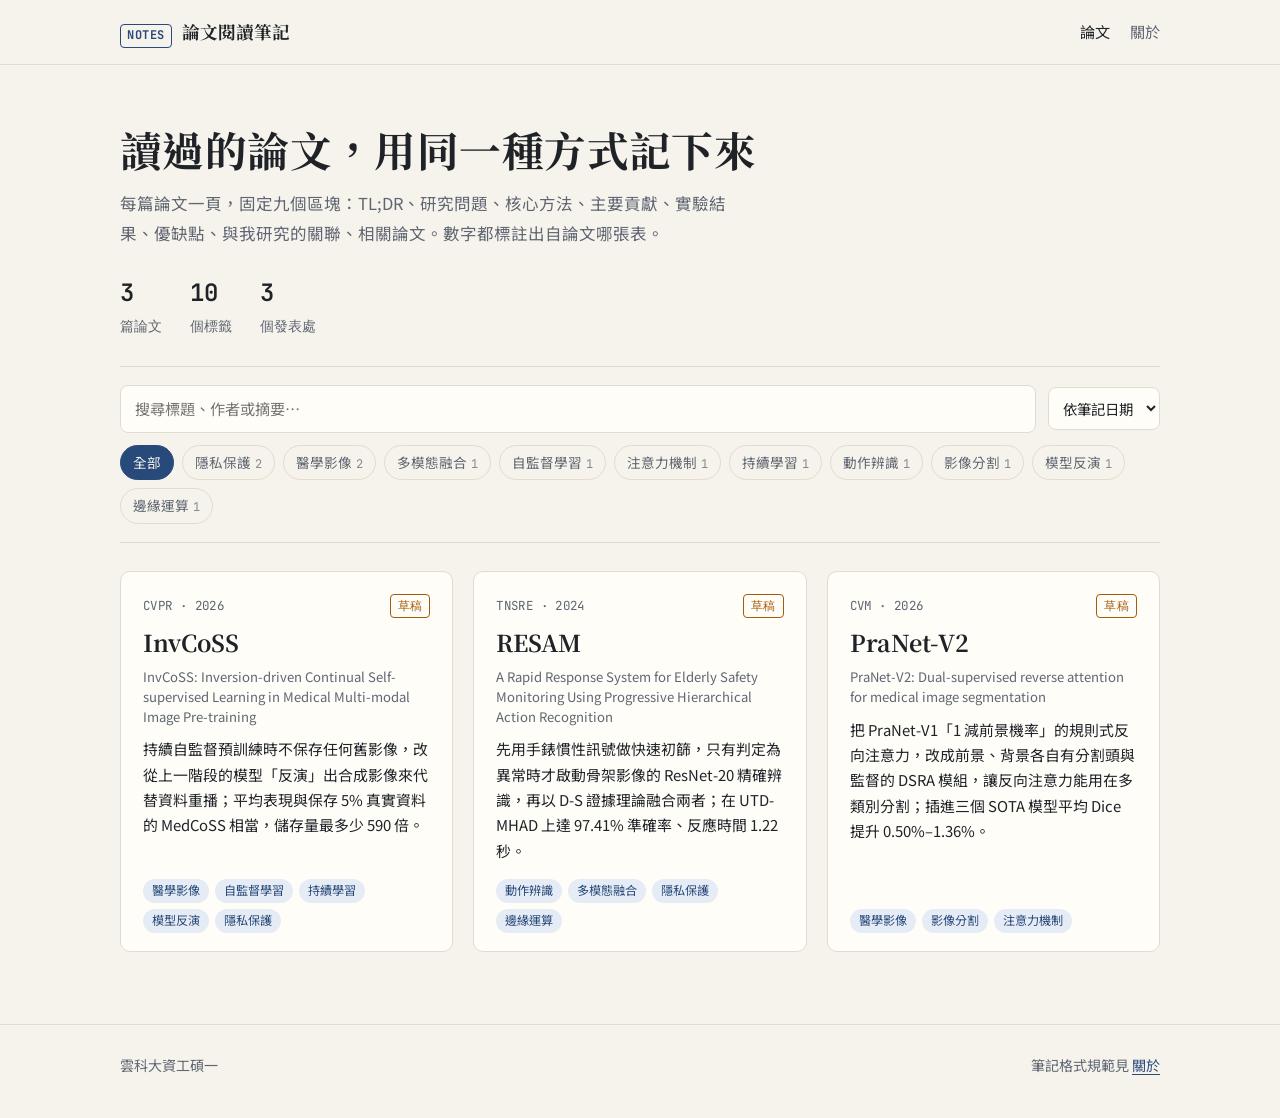
<file: index.html>
<!doctype html>
<html lang="zh-Hant">
<head>
  <meta charset="utf-8">
  <meta name="viewport" content="width=device-width, initial-scale=1">
  <title>論文閱讀筆記</title>
  <meta name="description" content="個人論文閱讀筆記：每篇論文用同一套格式整理問題、方法、實驗與心得。">
  <link rel="preconnect" href="https://fonts.googleapis.com">
  <link rel="preconnect" href="https://fonts.gstatic.com" crossorigin>
  <link href="https://fonts.googleapis.com/css2?family=JetBrains+Mono:wght@400;500;600&family=Noto+Sans+TC:wght@400;500;700&family=Noto+Serif+TC:wght@600;700&display=swap" rel="stylesheet">
  <link rel="stylesheet" href="assets/css/style.css">
</head>
<body>
  <header class="site-header">
    <div class="wrap">
      <a class="brand" href="index.html"><span class="brand-mark">NOTES</span>論文閱讀筆記</a>
      <nav class="site-nav">
        <a href="index.html" aria-current="page">論文</a>
        <a href="about.html">關於</a>
      </nav>
    </div>
  </header>

  <main class="wrap">
    <section class="hero">
      <h1>讀過的論文，用同一種方式記下來</h1>
      <p>每篇論文一頁，固定九個區塊：TL;DR、研究問題、核心方法、主要貢獻、實驗結果、優缺點、與我研究的關聯、相關論文。數字都標註出自論文哪張表。</p>
      <div class="hero-stats" id="stats" aria-live="polite"></div>
    </section>

    <section class="toolbar" aria-label="篩選">
      <input class="search" id="search" type="search" placeholder="搜尋標題、作者或摘要…" aria-label="搜尋論文">
      <select class="sort" id="sort" aria-label="排序方式">
        <option value="added">依筆記日期</option>
        <option value="year">依發表年份</option>
        <option value="name">依名稱</option>
      </select>
      <div class="tag-filter" id="tag-filter" role="group" aria-label="標籤篩選"></div>
    </section>

    <section class="paper-grid" id="paper-grid" aria-live="polite"></section>
  </main>

  <footer class="site-footer">
    <div class="wrap">
      <span>雲科大資工碩一</span>
      <span>筆記格式規範見 <a href="about.html">關於</a></span>
    </div>
  </footer>

  <script src="assets/js/main.js"></script>
</body>
</html>
</file>
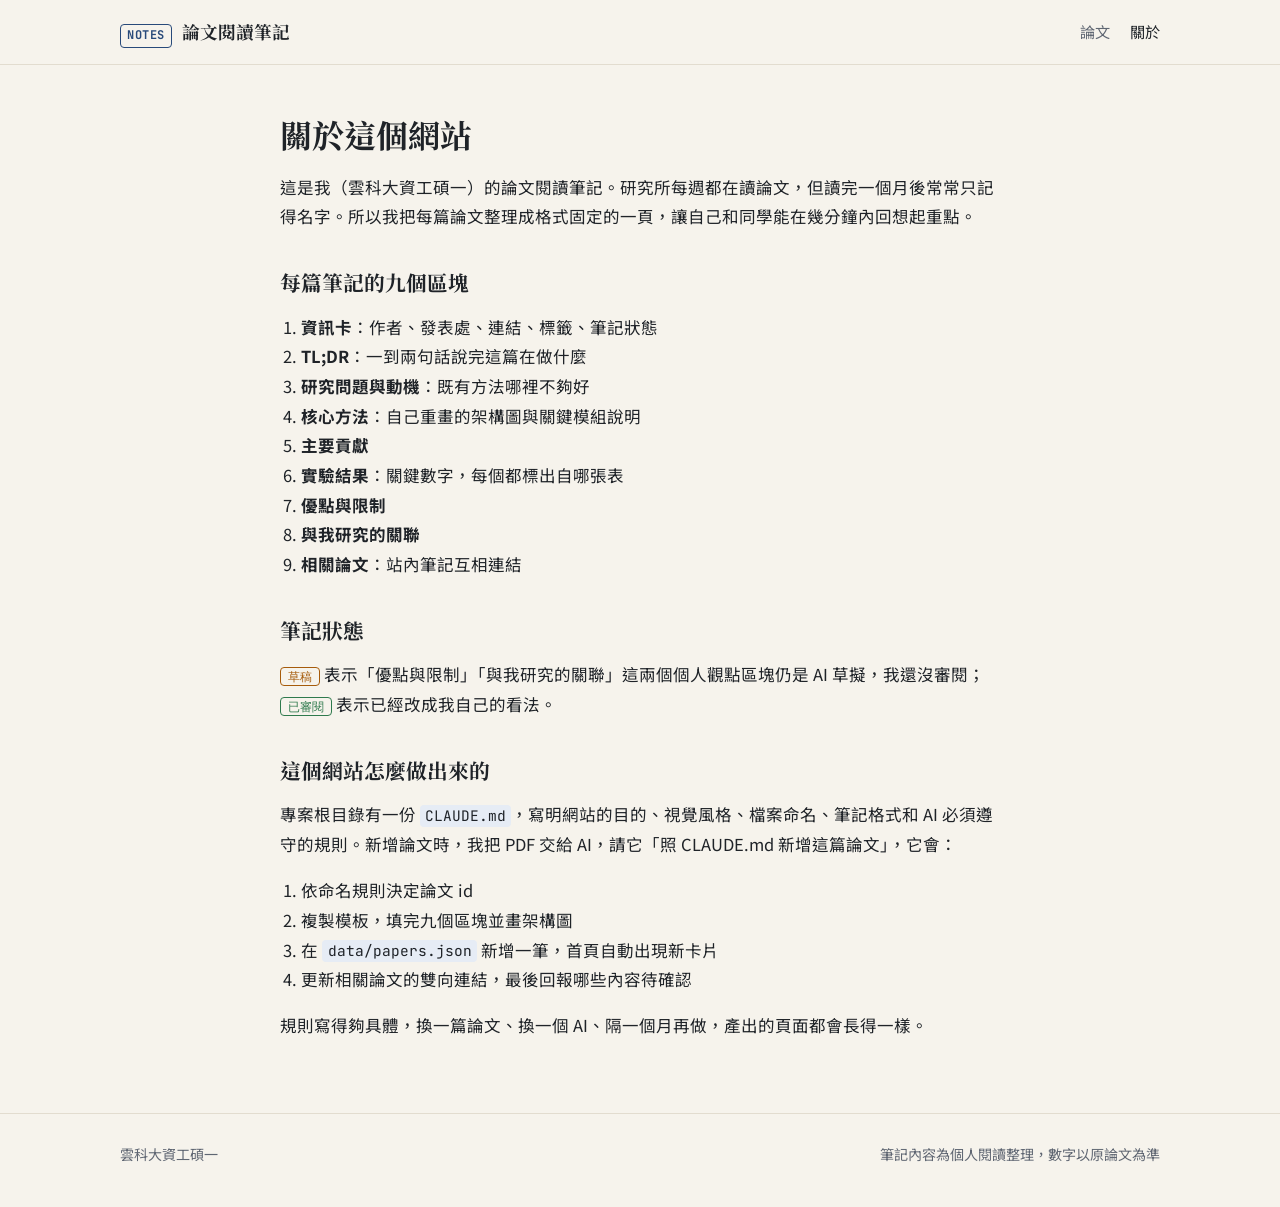
<file: about.html>
<!doctype html>
<html lang="zh-Hant">
<head>
  <meta charset="utf-8">
  <meta name="viewport" content="width=device-width, initial-scale=1">
  <title>關於｜論文閱讀筆記</title>
  <meta name="description" content="這個網站的目的、筆記格式，以及如何用 AI 依 CLAUDE.md 新增論文。">
  <link rel="preconnect" href="https://fonts.googleapis.com">
  <link rel="preconnect" href="https://fonts.gstatic.com" crossorigin>
  <link href="https://fonts.googleapis.com/css2?family=JetBrains+Mono:wght@400;500;600&family=Noto+Sans+TC:wght@400;500;700&family=Noto+Serif+TC:wght@600;700&display=swap" rel="stylesheet">
  <link rel="stylesheet" href="assets/css/style.css">
</head>
<body>
  <header class="site-header">
    <div class="wrap">
      <a class="brand" href="index.html"><span class="brand-mark">NOTES</span>論文閱讀筆記</a>
      <nav class="site-nav">
        <a href="index.html">論文</a>
        <a href="about.html" aria-current="page">關於</a>
      </nav>
    </div>
  </header>

  <main class="prose">
    <h1>關於這個網站</h1>
    <p>這是我（雲科大資工碩一）的論文閱讀筆記。研究所每週都在讀論文，但讀完一個月後常常只記得名字。所以我把每篇論文整理成格式固定的一頁，讓自己和同學能在幾分鐘內回想起重點。</p>

    <h2>每篇筆記的九個區塊</h2>
    <ol>
      <li><strong>資訊卡</strong>：作者、發表處、連結、標籤、筆記狀態</li>
      <li><strong>TL;DR</strong>：一到兩句話說完這篇在做什麼</li>
      <li><strong>研究問題與動機</strong>：既有方法哪裡不夠好</li>
      <li><strong>核心方法</strong>：自己重畫的架構圖與關鍵模組說明</li>
      <li><strong>主要貢獻</strong></li>
      <li><strong>實驗結果</strong>：關鍵數字，每個都標出自哪張表</li>
      <li><strong>優點與限制</strong></li>
      <li><strong>與我研究的關聯</strong></li>
      <li><strong>相關論文</strong>：站內筆記互相連結</li>
    </ol>

    <h2>筆記狀態</h2>
    <p><span class="status status--draft">草稿</span> 表示「優點與限制」「與我研究的關聯」這兩個個人觀點區塊仍是 AI 草擬，我還沒審閱；<span class="status status--reviewed">已審閱</span> 表示已經改成我自己的看法。</p>

    <h2>這個網站怎麼做出來的</h2>
    <p>專案根目錄有一份 <code>CLAUDE.md</code>，寫明網站的目的、視覺風格、檔案命名、筆記格式和 AI 必須遵守的規則。新增論文時，我把 PDF 交給 AI，請它「照 CLAUDE.md 新增這篇論文」，它會：</p>
    <ol>
      <li>依命名規則決定論文 id</li>
      <li>複製模板，填完九個區塊並畫架構圖</li>
      <li>在 <code>data/papers.json</code> 新增一筆，首頁自動出現新卡片</li>
      <li>更新相關論文的雙向連結，最後回報哪些內容待確認</li>
    </ol>
    <p>規則寫得夠具體，換一篇論文、換一個 AI、隔一個月再做，產出的頁面都會長得一樣。</p>
  </main>

  <footer class="site-footer">
    <div class="wrap">
      <span>雲科大資工碩一</span>
      <span>筆記內容為個人閱讀整理，數字以原論文為準</span>
    </div>
  </footer>
</body>
</html>
</file>
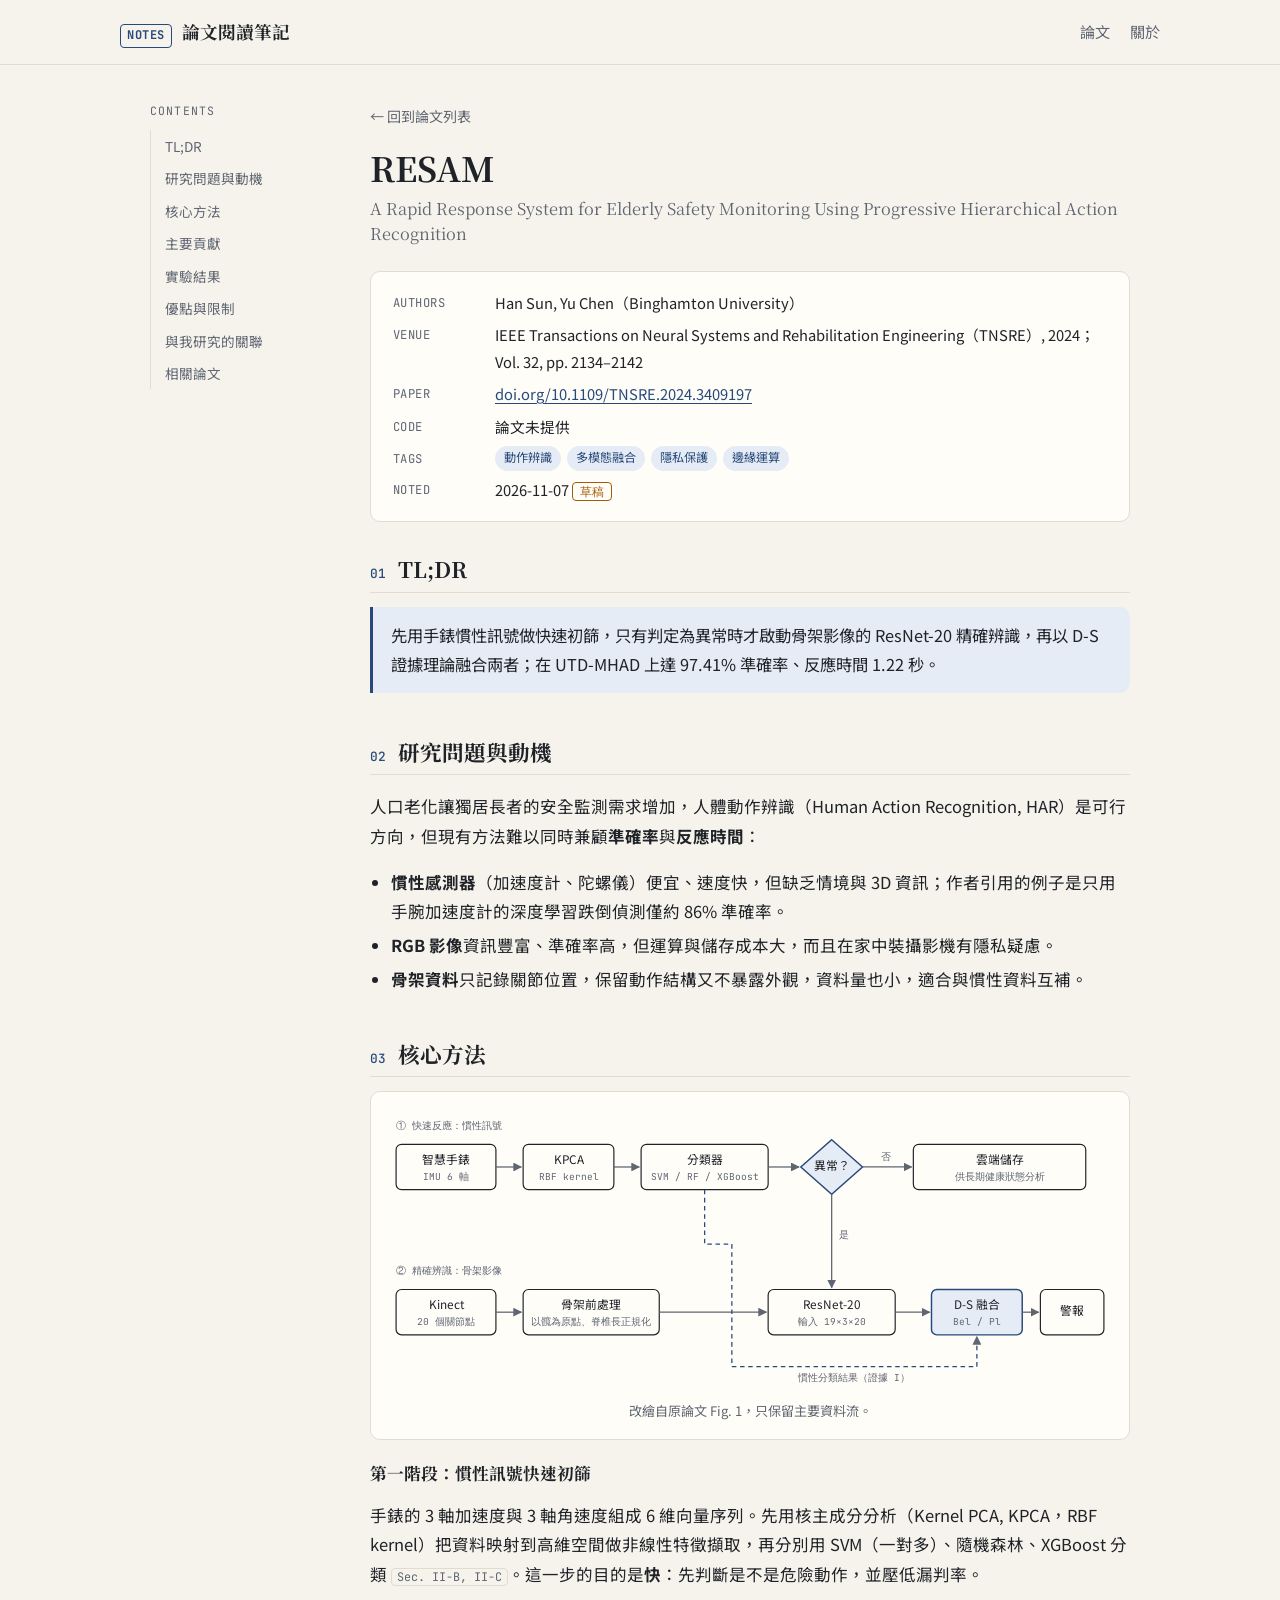
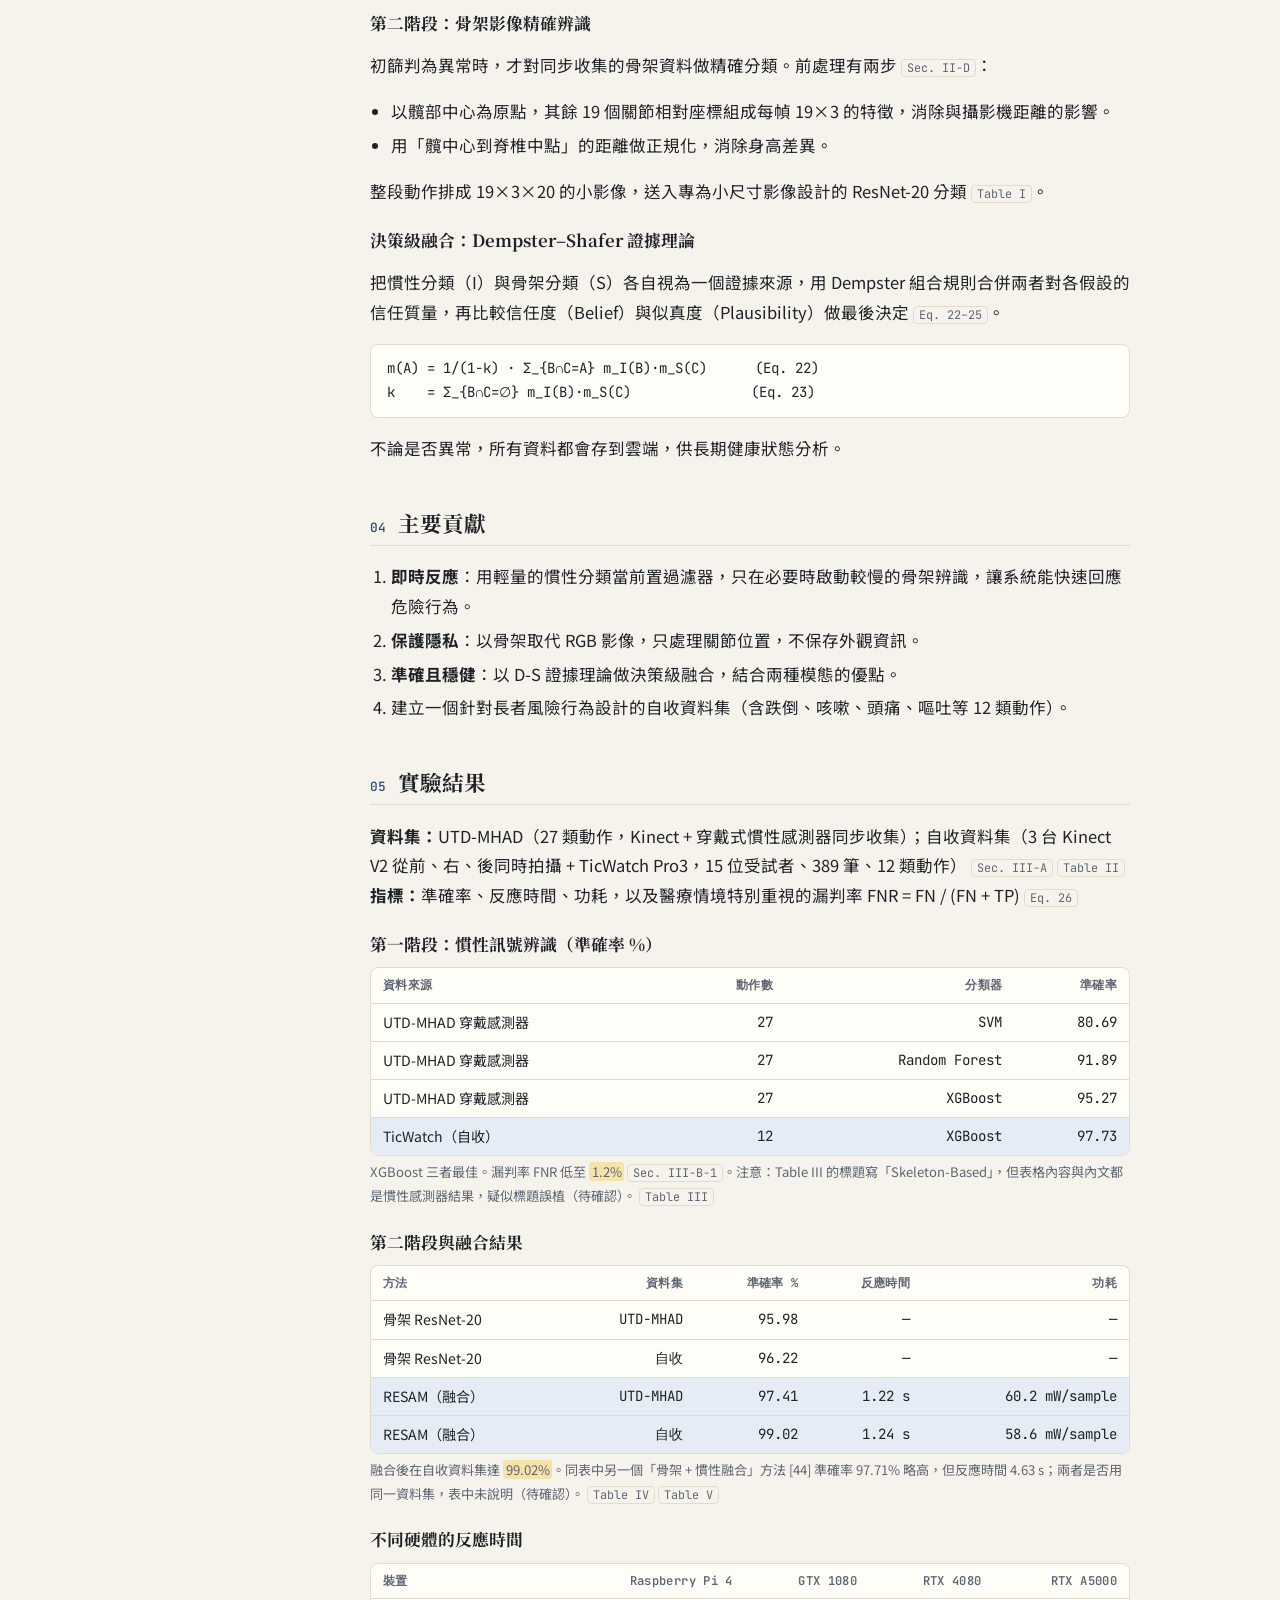
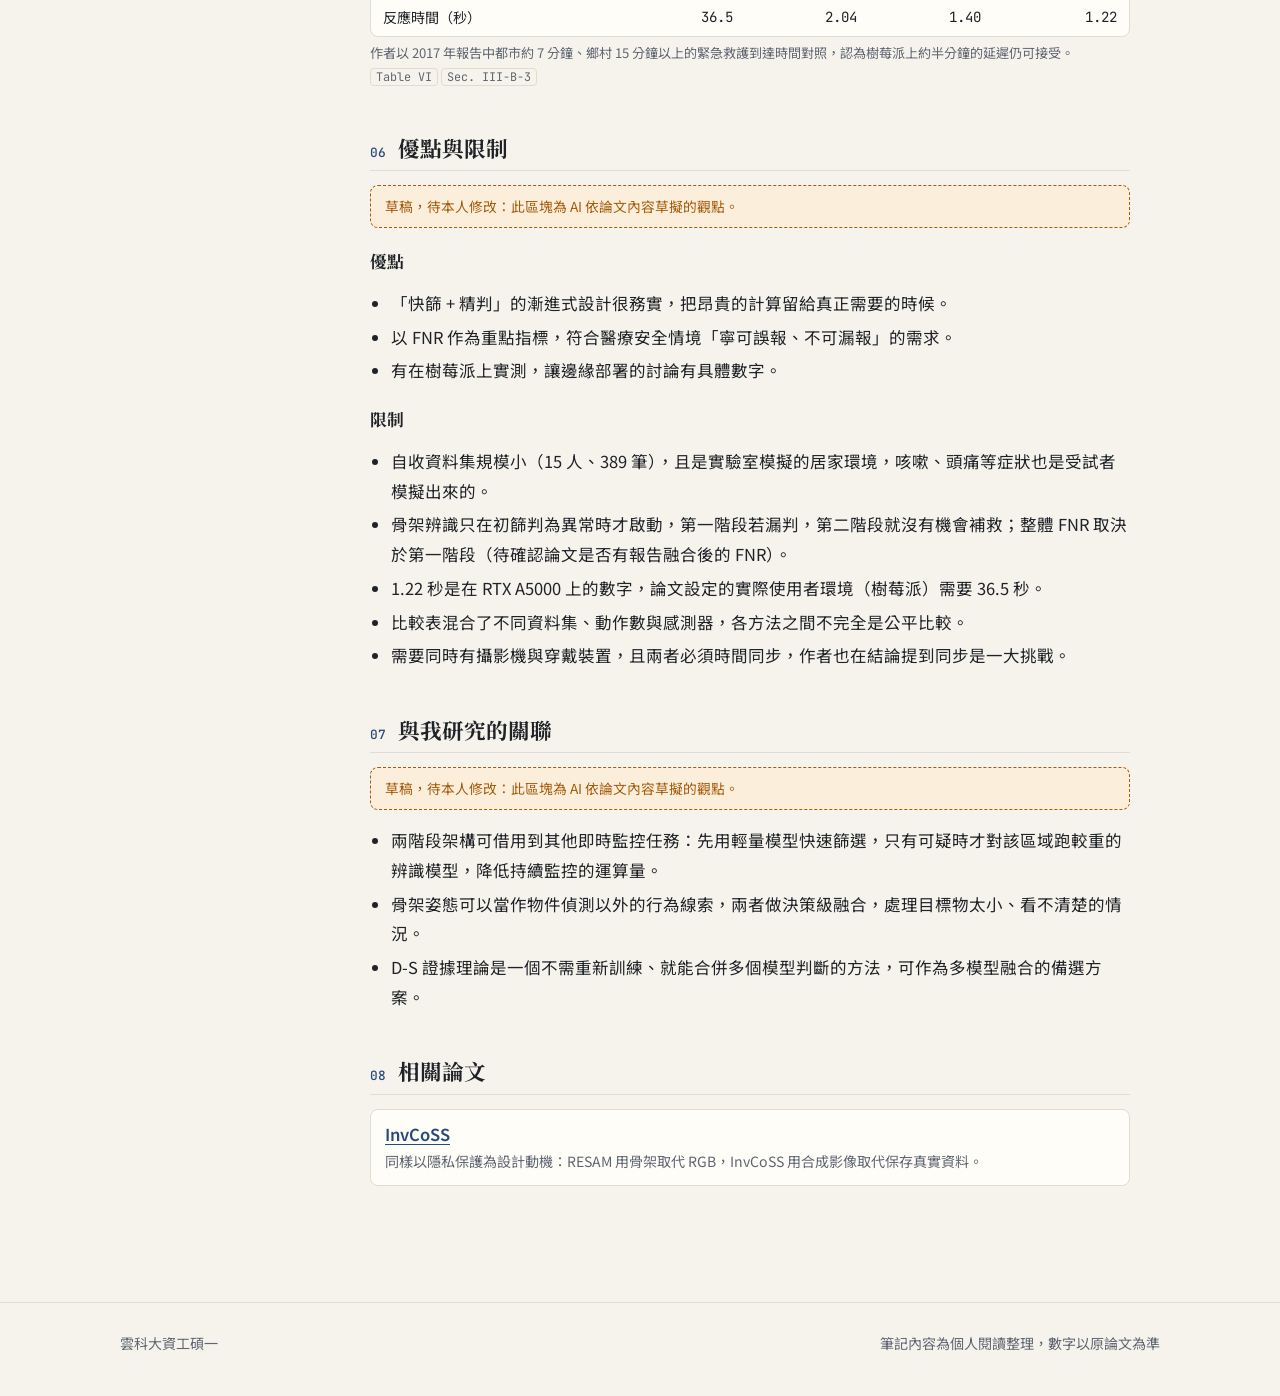
<file: papers/2024-tnsre-resam.html>
<!doctype html>
<html lang="zh-Hant">
<head>
  <meta charset="utf-8">
  <meta name="viewport" content="width=device-width, initial-scale=1">
  <title>RESAM｜論文閱讀筆記</title>
  <meta name="description" content="先用手錶慣性訊號快速初篩，判定異常才啟動骨架影像 ResNet-20 精確辨識，再以 D-S 證據理論融合，兼顧準確率與反應時間的獨居長者安全監測系統。">
  <link rel="preconnect" href="https://fonts.googleapis.com">
  <link rel="preconnect" href="https://fonts.gstatic.com" crossorigin>
  <link href="https://fonts.googleapis.com/css2?family=JetBrains+Mono:wght@400;500;600&family=Noto+Sans+TC:wght@400;500;700&family=Noto+Serif+TC:wght@600;700&display=swap" rel="stylesheet">
  <link rel="stylesheet" href="../assets/css/style.css">
</head>
<body>
  <header class="site-header">
    <div class="wrap">
      <a class="brand" href="../index.html"><span class="brand-mark">NOTES</span>論文閱讀筆記</a>
      <nav class="site-nav">
        <a href="../index.html">論文</a>
        <a href="../about.html">關於</a>
      </nav>
    </div>
  </header>

  <div class="paper-layout">
    <aside class="toc">
      <nav aria-label="本頁目錄">
        <p class="toc-title">CONTENTS</p>
        <ol>
          <li><a href="#tldr">TL;DR</a></li>
          <li><a href="#problem">研究問題與動機</a></li>
          <li><a href="#method">核心方法</a></li>
          <li><a href="#contributions">主要貢獻</a></li>
          <li><a href="#results">實驗結果</a></li>
          <li><a href="#assessment">優點與限制</a></li>
          <li><a href="#relevance">與我研究的關聯</a></li>
          <li><a href="#related">相關論文</a></li>
        </ol>
      </nav>
    </aside>

    <main>
      <a class="back-link" href="../index.html">← 回到論文列表</a>
      <h1 class="paper-title">RESAM</h1>
      <p class="paper-subtitle">A Rapid Response System for Elderly Safety Monitoring Using Progressive Hierarchical Action Recognition</p>

      <!-- 0. 資訊卡 -->
      <section class="info-card" id="info" aria-label="論文資訊">
        <dl>
          <dt>AUTHORS</dt><dd>Han Sun, Yu Chen（Binghamton University）</dd>
          <dt>VENUE</dt><dd>IEEE Transactions on Neural Systems and Rehabilitation Engineering（TNSRE）, 2024；Vol. 32, pp. 2134–2142</dd>
          <dt>PAPER</dt><dd><a href="https://doi.org/10.1109/TNSRE.2024.3409197">doi.org/10.1109/TNSRE.2024.3409197</a></dd>
          <dt>CODE</dt><dd>論文未提供</dd>
          <dt>TAGS</dt><dd class="tags"><span class="tag">動作辨識</span><span class="tag">多模態融合</span><span class="tag">隱私保護</span><span class="tag">邊緣運算</span></dd>
          <dt>NOTED</dt><dd>2026-11-07 <span class="status status--draft">草稿</span></dd>
        </dl>
      </section>

      <!-- 1. TL;DR -->
      <section class="note-section" id="tldr">
        <h2 data-num="01">TL;DR</h2>
        <p class="tldr">先用手錶慣性訊號做快速初篩，只有判定為異常時才啟動骨架影像的 ResNet-20 精確辨識，再以 D-S 證據理論融合兩者；在 UTD-MHAD 上達 97.41% 準確率、反應時間 1.22 秒。</p>
      </section>

      <!-- 2. 研究問題與動機 -->
      <section class="note-section" id="problem">
        <h2 data-num="02">研究問題與動機</h2>
        <p>人口老化讓獨居長者的安全監測需求增加，人體動作辨識（Human Action Recognition, HAR）是可行方向，但現有方法難以同時兼顧<strong>準確率</strong>與<strong>反應時間</strong>：</p>
        <ul>
          <li><strong>慣性感測器</strong>（加速度計、陀螺儀）便宜、速度快，但缺乏情境與 3D 資訊；作者引用的例子是只用手腕加速度計的深度學習跌倒偵測僅約 86% 準確率。</li>
          <li><strong>RGB 影像</strong>資訊豐富、準確率高，但運算與儲存成本大，而且在家中裝攝影機有隱私疑慮。</li>
          <li><strong>骨架資料</strong>只記錄關節位置，保留動作結構又不暴露外觀，資料量也小，適合與慣性資料互補。</li>
        </ul>
      </section>

      <!-- 3. 核心方法 -->
      <section class="note-section" id="method">
        <h2 data-num="03">核心方法</h2>
        <figure class="diagram">
          <svg viewBox="0 0 800 310" role="img" aria-label="RESAM 流程：手錶慣性訊號經 KPCA 與分類器快速判斷，正常則存到雲端；異常時才啟動骨架影像 ResNet-20 辨識，最後與慣性結果以 D-S 證據理論融合並發出警報">
            <defs>
              <marker id="ah" viewBox="0 0 10 10" refX="9" refY="5" markerWidth="7" markerHeight="7" orient="auto-start-reverse">
                <path d="M0,0 L10,5 L0,10 z" class="dg-head"/>
              </marker>
            </defs>
            <text class="dg-small dg-left" x="10" y="20">① 快速反應：慣性訊號</text>
            <rect class="dg-box" x="10" y="40" width="110" height="50" rx="6"/>
            <text class="dg-text" x="65" y="58">智慧手錶</text>
            <text class="dg-small" x="65" y="76">IMU 6 軸</text>
            <rect class="dg-box" x="150" y="40" width="100" height="50" rx="6"/>
            <text class="dg-text" x="200" y="58">KPCA</text>
            <text class="dg-small" x="200" y="76">RBF kernel</text>
            <rect class="dg-box" x="280" y="40" width="140" height="50" rx="6"/>
            <text class="dg-text" x="350" y="58">分類器</text>
            <text class="dg-small" x="350" y="76">SVM / RF / XGBoost</text>
            <polygon class="dg-box dg-box--accent" points="490,35 524,65 490,95 456,65"/>
            <text class="dg-text" x="490" y="65">異常？</text>
            <rect class="dg-box" x="580" y="40" width="190" height="50" rx="6"/>
            <text class="dg-text" x="675" y="58">雲端儲存</text>
            <text class="dg-small" x="675" y="76">供長期健康狀態分析</text>
            <path class="dg-arrow" d="M120,65 L148,65" marker-end="url(#ah)"/>
            <path class="dg-arrow" d="M250,65 L278,65" marker-end="url(#ah)"/>
            <path class="dg-arrow" d="M420,65 L454,65" marker-end="url(#ah)"/>
            <path class="dg-arrow" d="M524,65 L578,65" marker-end="url(#ah)"/>
            <text class="dg-small" x="550" y="54">否</text>
            <path class="dg-arrow" d="M490,95 L490,198" marker-end="url(#ah)"/>
            <text class="dg-small" x="504" y="140">是</text>

            <text class="dg-small dg-left" x="10" y="180">② 精確辨識：骨架影像</text>
            <rect class="dg-box" x="10" y="200" width="110" height="50" rx="6"/>
            <text class="dg-text" x="65" y="218">Kinect</text>
            <text class="dg-small" x="65" y="236">20 個關節點</text>
            <rect class="dg-box" x="150" y="200" width="150" height="50" rx="6"/>
            <text class="dg-text" x="225" y="218">骨架前處理</text>
            <text class="dg-small" x="225" y="236">以髖為原點、脊椎長正規化</text>
            <rect class="dg-box" x="420" y="200" width="140" height="50" rx="6"/>
            <text class="dg-text" x="490" y="218">ResNet-20</text>
            <text class="dg-small" x="490" y="236">輸入 19×3×20</text>
            <rect class="dg-box dg-box--accent" x="600" y="200" width="100" height="50" rx="6"/>
            <text class="dg-text" x="650" y="218">D-S 融合</text>
            <text class="dg-small" x="650" y="236">Bel / Pl</text>
            <rect class="dg-box" x="720" y="200" width="70" height="50" rx="6"/>
            <text class="dg-text" x="755" y="225">警報</text>
            <path class="dg-arrow" d="M120,225 L148,225" marker-end="url(#ah)"/>
            <path class="dg-arrow" d="M300,225 L418,225" marker-end="url(#ah)"/>
            <path class="dg-arrow" d="M560,225 L598,225" marker-end="url(#ah)"/>
            <path class="dg-arrow" d="M700,225 L718,225" marker-end="url(#ah)"/>
            <path class="dg-dash" d="M350,90 L350,150 L380,150 L380,285 L650,285 L650,252" marker-end="url(#ah)"/>
            <text class="dg-small" x="515" y="298">慣性分類結果（證據 I）</text>
          </svg>
          <figcaption>改繪自原論文 Fig. 1，只保留主要資料流。</figcaption>
        </figure>

        <h3>第一階段：慣性訊號快速初篩</h3>
        <p>手錶的 3 軸加速度與 3 軸角速度組成 6 維向量序列。先用核主成分分析（Kernel PCA, KPCA，RBF kernel）把資料映射到高維空間做非線性特徵擷取，再分別用 SVM（一對多）、隨機森林、XGBoost 分類 <span class="src">Sec. II-B, II-C</span>。這一步的目的是<strong>快</strong>：先判斷是不是危險動作，並壓低漏判率。</p>

        <h3>第二階段：骨架影像精確辨識</h3>
        <p>初篩判為異常時，才對同步收集的骨架資料做精確分類。前處理有兩步 <span class="src">Sec. II-D</span>：</p>
        <ul>
          <li>以髖部中心為原點，其餘 19 個關節相對座標組成每幀 19×3 的特徵，消除與攝影機距離的影響。</li>
          <li>用「髖中心到脊椎中點」的距離做正規化，消除身高差異。</li>
        </ul>
        <p>整段動作排成 19×3×20 的小影像，送入專為小尺寸影像設計的 ResNet-20 分類 <span class="src">Table I</span>。</p>

        <h3>決策級融合：Dempster–Shafer 證據理論</h3>
        <p>把慣性分類（I）與骨架分類（S）各自視為一個證據來源，用 Dempster 組合規則合併兩者對各假設的信任質量，再比較信任度（Belief）與似真度（Plausibility）做最後決定 <span class="src">Eq. 22–25</span>。</p>
        <div class="formula">m(A) = 1/(1−k) · Σ_{B∩C=A} m_I(B)·m_S(C)      (Eq. 22)
k    = Σ_{B∩C=∅} m_I(B)·m_S(C)               (Eq. 23)</div>
        <p>不論是否異常，所有資料都會存到雲端，供長期健康狀態分析。</p>
      </section>

      <!-- 4. 主要貢獻 -->
      <section class="note-section" id="contributions">
        <h2 data-num="04">主要貢獻</h2>
        <ol>
          <li><strong>即時反應</strong>：用輕量的慣性分類當前置過濾器，只在必要時啟動較慢的骨架辨識，讓系統能快速回應危險行為。</li>
          <li><strong>保護隱私</strong>：以骨架取代 RGB 影像，只處理關節位置，不保存外觀資訊。</li>
          <li><strong>準確且穩健</strong>：以 D-S 證據理論做決策級融合，結合兩種模態的優點。</li>
          <li>建立一個針對長者風險行為設計的自收資料集（含跌倒、咳嗽、頭痛、嘔吐等 12 類動作）。</li>
        </ol>
      </section>

      <!-- 5. 實驗結果 -->
      <section class="note-section" id="results">
        <h2 data-num="05">實驗結果</h2>
        <p><strong>資料集：</strong>UTD-MHAD（27 類動作，Kinect + 穿戴式慣性感測器同步收集）；自收資料集（3 台 Kinect V2 從前、右、後同時拍攝 + TicWatch Pro3，15 位受試者、389 筆、12 類動作） <span class="src">Sec. III-A</span> <span class="src">Table II</span><br>
        <strong>指標：</strong>準確率、反應時間、功耗，以及醫療情境特別重視的漏判率 FNR = FN / (FN + TP) <span class="src">Eq. 26</span></p>

        <h3>第一階段：慣性訊號辨識（準確率 %）</h3>
        <div class="table-wrap">
          <table class="data-table">
            <thead><tr><th>資料來源</th><th>動作數</th><th>分類器</th><th>準確率</th></tr></thead>
            <tbody>
              <tr><td>UTD-MHAD 穿戴感測器</td><td>27</td><td>SVM</td><td>80.69</td></tr>
              <tr><td>UTD-MHAD 穿戴感測器</td><td>27</td><td>Random Forest</td><td>91.89</td></tr>
              <tr><td>UTD-MHAD 穿戴感測器</td><td>27</td><td>XGBoost</td><td>95.27</td></tr>
              <tr class="hl"><td>TicWatch（自收）</td><td>12</td><td>XGBoost</td><td>97.73</td></tr>
            </tbody>
          </table>
        </div>
        <p class="table-caption">XGBoost 三者最佳。漏判率 FNR 低至 <mark>1.2%</mark> <span class="src">Sec. III-B-1</span>。注意：Table III 的標題寫「Skeleton-Based」，但表格內容與內文都是慣性感測器結果，疑似標題誤植（待確認）。 <span class="src">Table III</span></p>

        <h3>第二階段與融合結果</h3>
        <div class="table-wrap">
          <table class="data-table">
            <thead><tr><th>方法</th><th>資料集</th><th>準確率 %</th><th>反應時間</th><th>功耗</th></tr></thead>
            <tbody>
              <tr><td>骨架 ResNet-20</td><td>UTD-MHAD</td><td>95.98</td><td>—</td><td>—</td></tr>
              <tr><td>骨架 ResNet-20</td><td>自收</td><td>96.22</td><td>—</td><td>—</td></tr>
              <tr class="hl"><td>RESAM（融合）</td><td>UTD-MHAD</td><td>97.41</td><td>1.22 s</td><td>60.2 mW/sample</td></tr>
              <tr class="hl"><td>RESAM（融合）</td><td>自收</td><td>99.02</td><td>1.24 s</td><td>58.6 mW/sample</td></tr>
            </tbody>
          </table>
        </div>
        <p class="table-caption">融合後在自收資料集達 <mark>99.02%</mark>。同表中另一個「骨架 + 慣性融合」方法 [44] 準確率 97.71% 略高，但反應時間 4.63 s；兩者是否用同一資料集，表中未說明（待確認）。 <span class="src">Table IV</span> <span class="src">Table V</span></p>

        <h3>不同硬體的反應時間</h3>
        <div class="table-wrap">
          <table class="data-table">
            <thead><tr><th>裝置</th><th>Raspberry Pi 4</th><th>GTX 1080</th><th>RTX 4080</th><th>RTX A5000</th></tr></thead>
            <tbody>
              <tr><td>反應時間（秒）</td><td>36.5</td><td>2.04</td><td>1.40</td><td>1.22</td></tr>
            </tbody>
          </table>
        </div>
        <p class="table-caption">作者以 2017 年報告中都市約 7 分鐘、鄉村 15 分鐘以上的緊急救護到達時間對照，認為樹莓派上約半分鐘的延遲仍可接受。 <span class="src">Table VI</span> <span class="src">Sec. III-B-3</span></p>
      </section>

      <!-- 6. 優點與限制 -->
      <section class="note-section" id="assessment">
        <h2 data-num="06">優點與限制</h2>
        <p class="draft-note">草稿，待本人修改：此區塊為 AI 依論文內容草擬的觀點。</p>
        <h3>優點</h3>
        <ul>
          <li>「快篩 + 精判」的漸進式設計很務實，把昂貴的計算留給真正需要的時候。</li>
          <li>以 FNR 作為重點指標，符合醫療安全情境「寧可誤報、不可漏報」的需求。</li>
          <li>有在樹莓派上實測，讓邊緣部署的討論有具體數字。</li>
        </ul>
        <h3>限制</h3>
        <ul>
          <li>自收資料集規模小（15 人、389 筆），且是實驗室模擬的居家環境，咳嗽、頭痛等症狀也是受試者模擬出來的。</li>
          <li>骨架辨識只在初篩判為異常時才啟動，第一階段若漏判，第二階段就沒有機會補救；整體 FNR 取決於第一階段（待確認論文是否有報告融合後的 FNR）。</li>
          <li>1.22 秒是在 RTX A5000 上的數字，論文設定的實際使用者環境（樹莓派）需要 36.5 秒。</li>
          <li>比較表混合了不同資料集、動作數與感測器，各方法之間不完全是公平比較。</li>
          <li>需要同時有攝影機與穿戴裝置，且兩者必須時間同步，作者也在結論提到同步是一大挑戰。</li>
        </ul>
      </section>

      <!-- 7. 與我研究的關聯 -->
      <section class="note-section" id="relevance">
        <h2 data-num="07">與我研究的關聯</h2>
        <p class="draft-note">草稿，待本人修改：此區塊為 AI 依論文內容草擬的觀點。</p>
        <ul>
          <li>兩階段架構可借用到其他即時監控任務：先用輕量模型快速篩選，只有可疑時才對該區域跑較重的辨識模型，降低持續監控的運算量。</li>
          <li>骨架姿態可以當作物件偵測以外的行為線索，兩者做決策級融合，處理目標物太小、看不清楚的情況。</li>
          <li>D-S 證據理論是一個不需重新訓練、就能合併多個模型判斷的方法，可作為多模型融合的備選方案。</li>
        </ul>
      </section>

      <!-- 8. 相關論文 -->
      <section class="note-section" id="related">
        <h2 data-num="08">相關論文</h2>
        <ul class="related-list">
          <li><a href="2026-cvpr-invcoss.html">InvCoSS</a><span>同樣以隱私保護為設計動機：RESAM 用骨架取代 RGB，InvCoSS 用合成影像取代保存真實資料。</span></li>
        </ul>
      </section>
    </main>
  </div>

  <footer class="site-footer">
    <div class="wrap">
      <span>雲科大資工碩一</span>
      <span>筆記內容為個人閱讀整理，數字以原論文為準</span>
    </div>
  </footer>
</body>
</html>
</file>
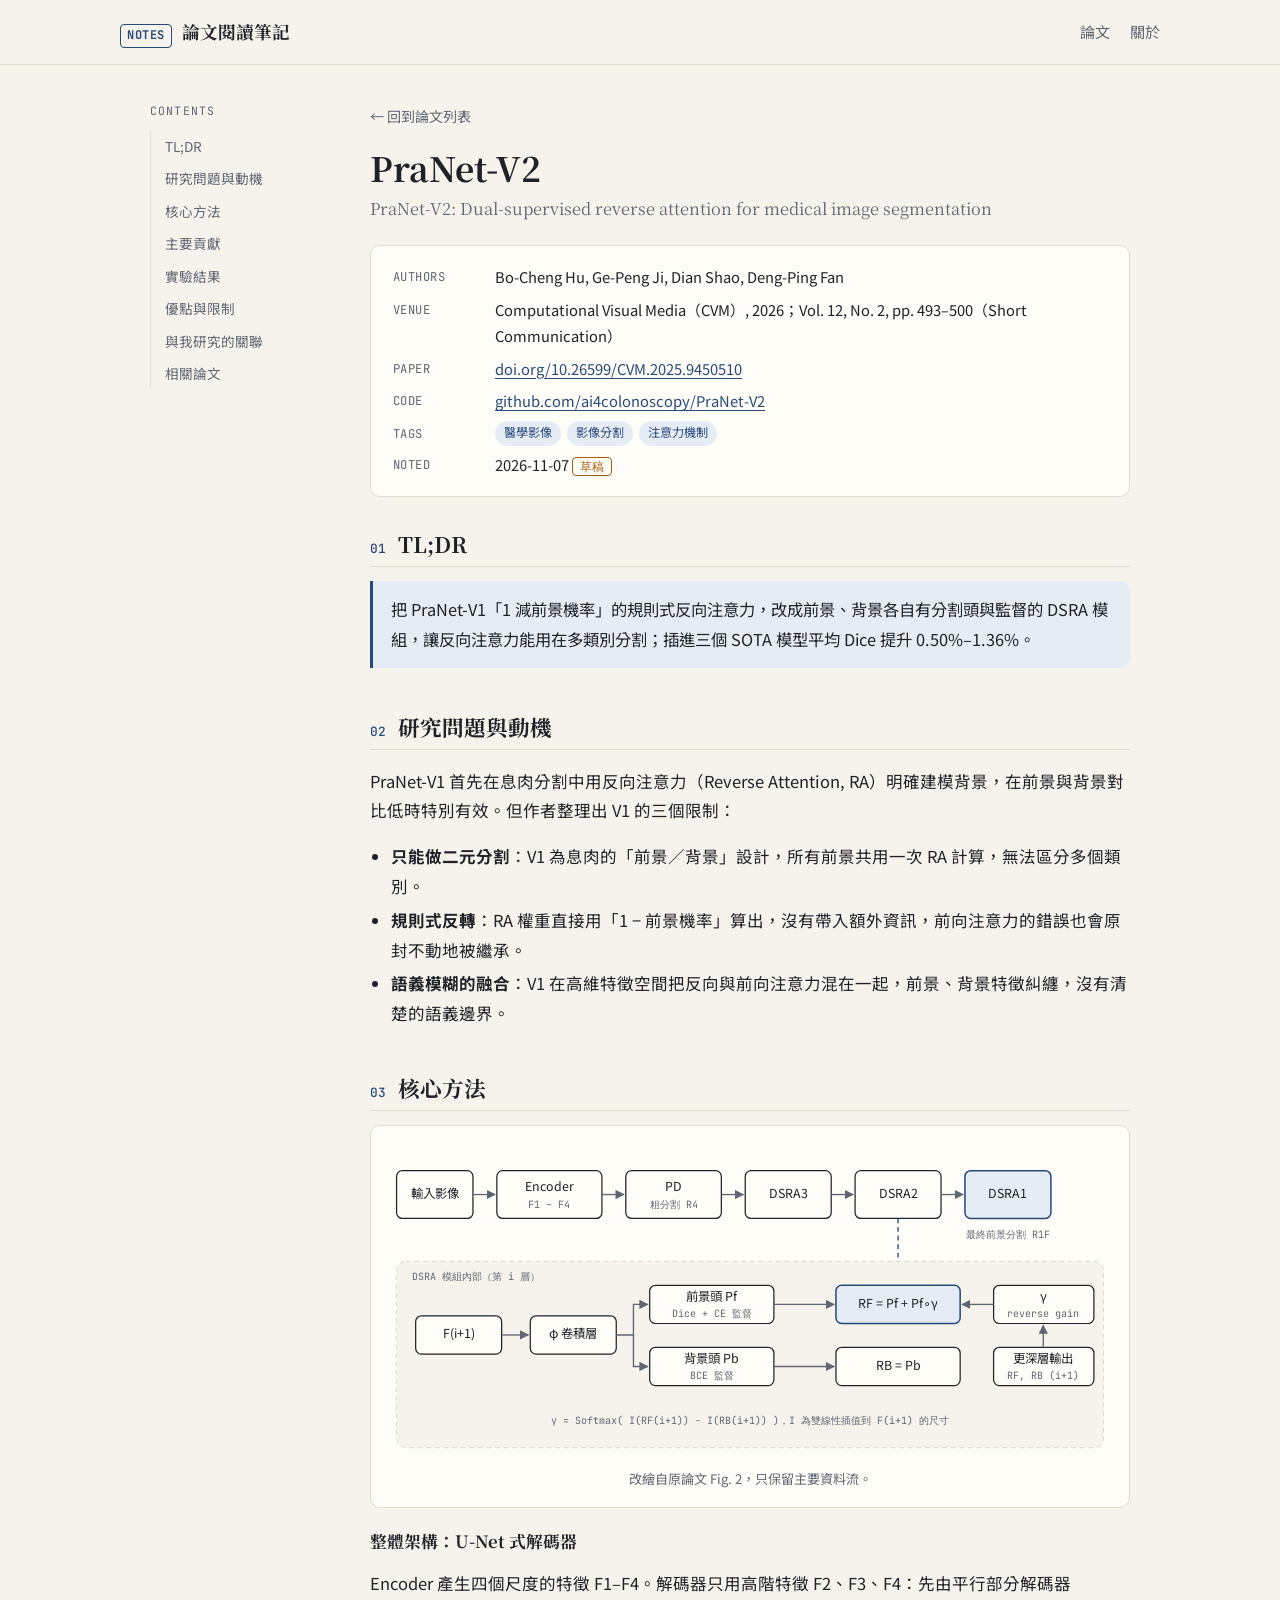
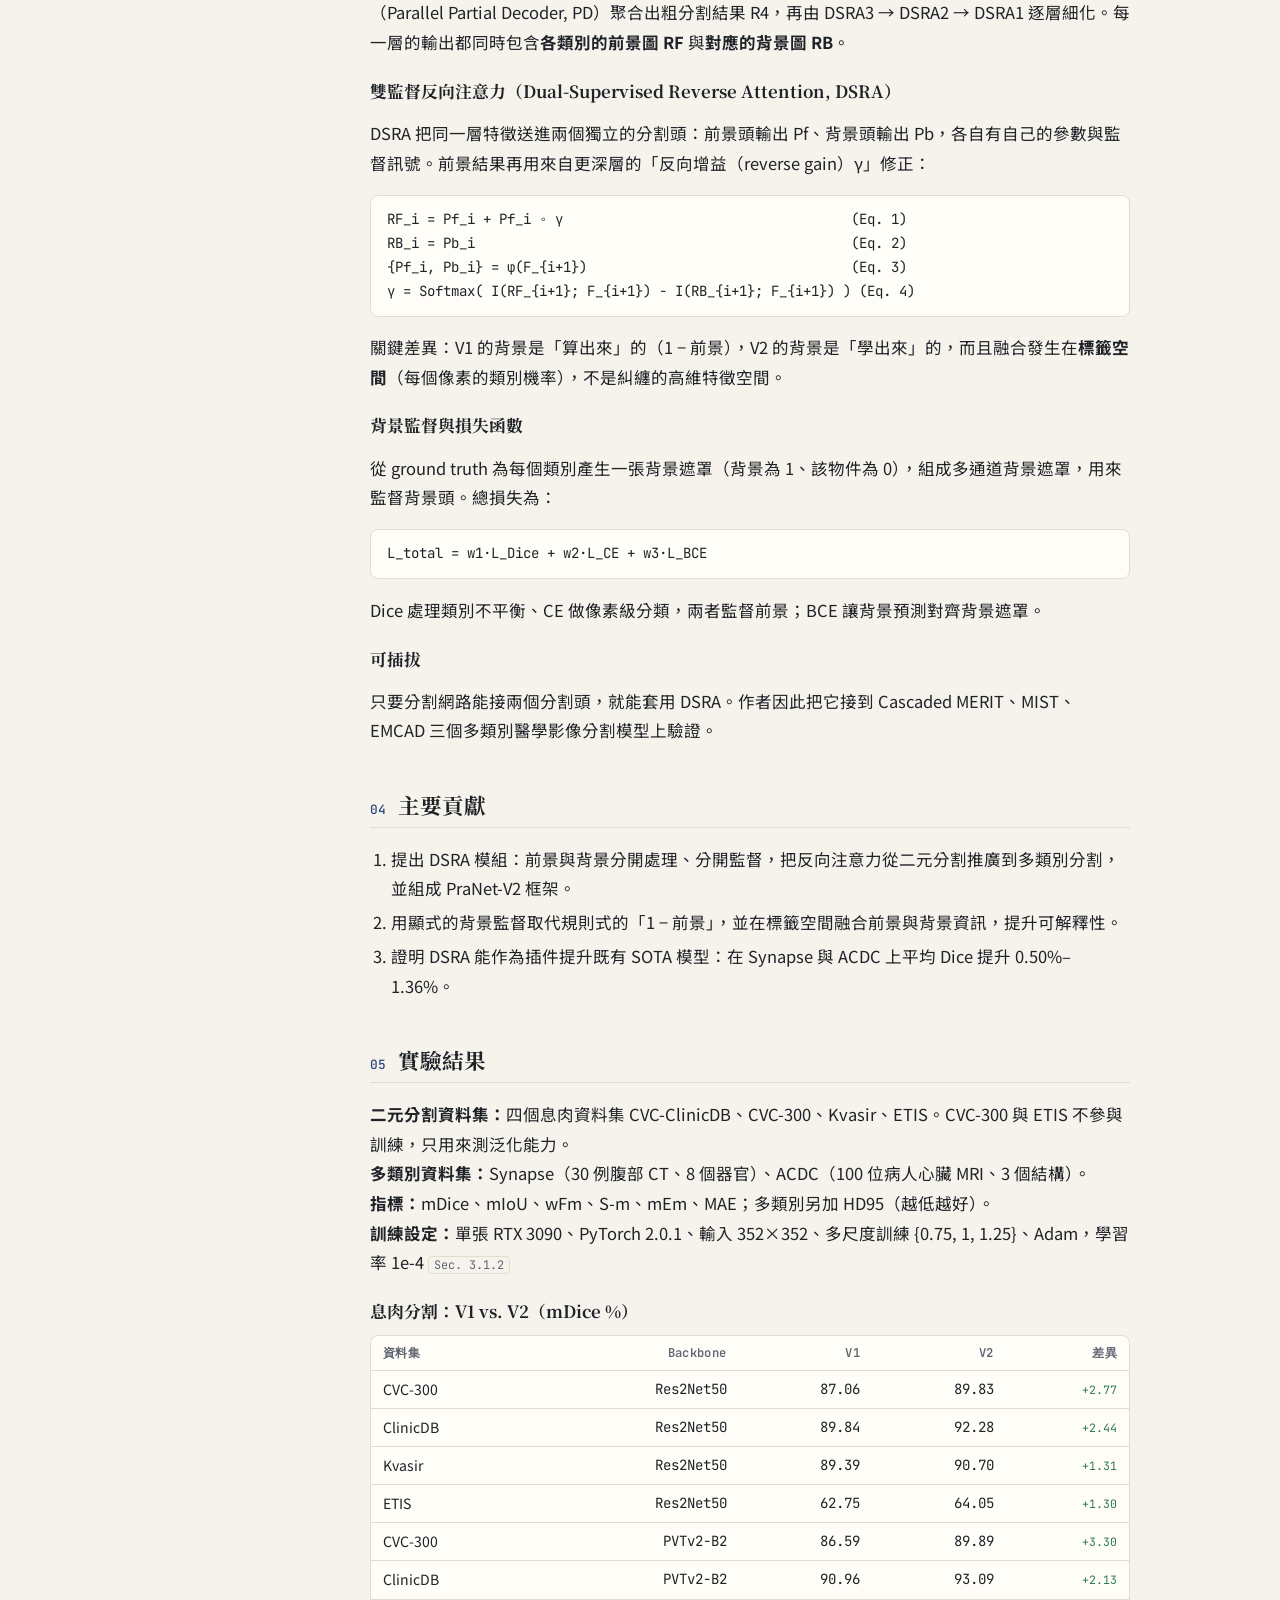
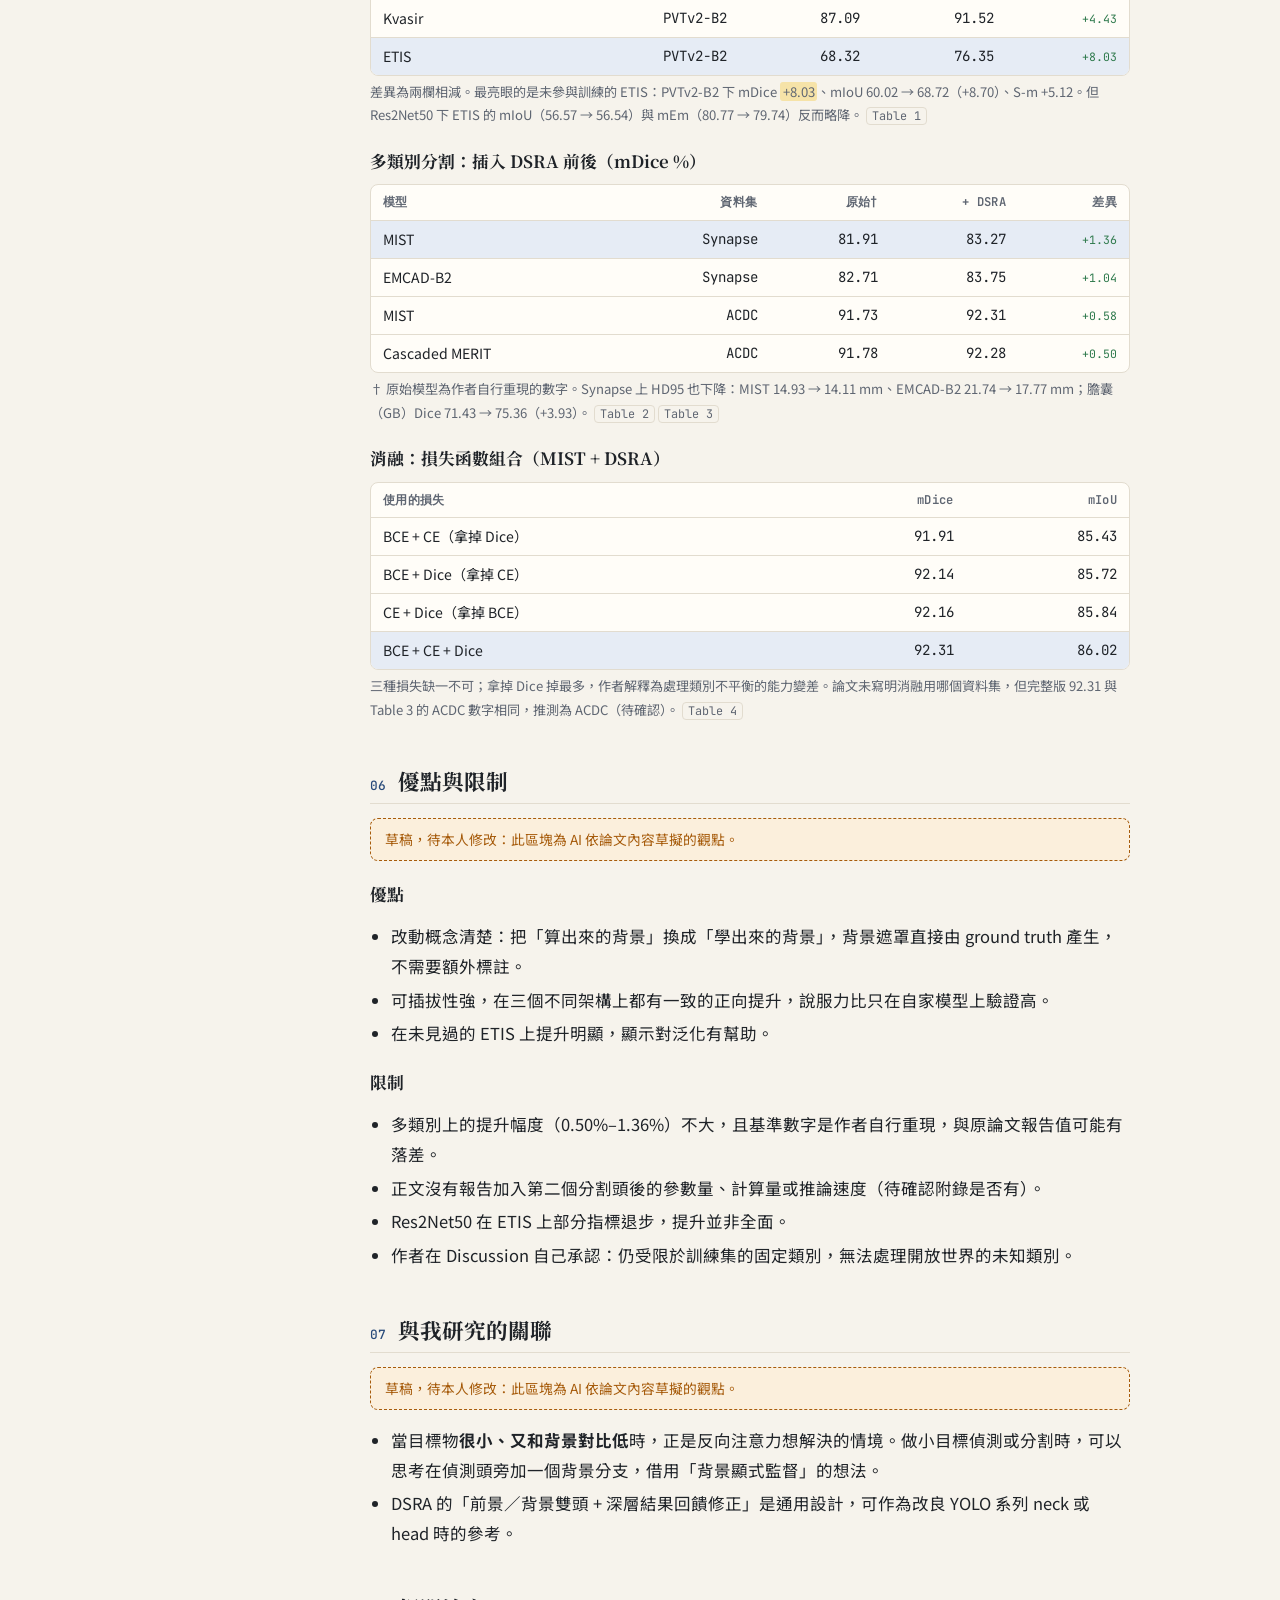
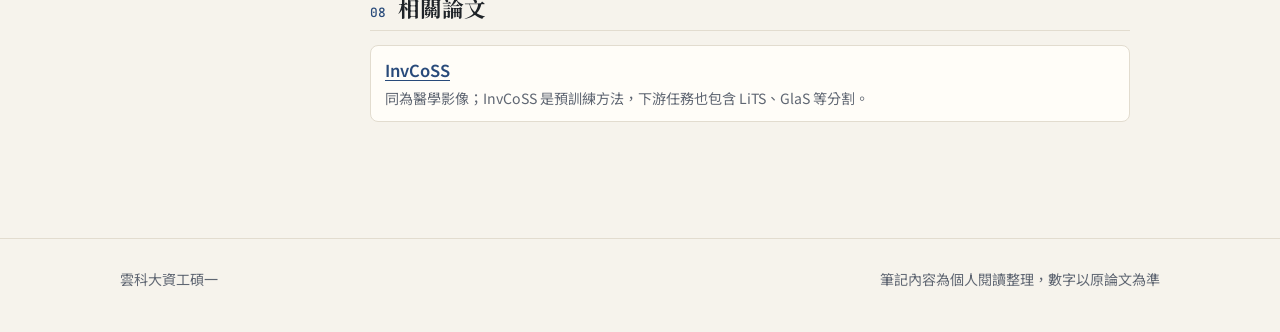
<file: papers/2026-cvm-pranet-v2.html>
<!doctype html>
<html lang="zh-Hant">
<head>
  <meta charset="utf-8">
  <meta name="viewport" content="width=device-width, initial-scale=1">
  <title>PraNet-V2｜論文閱讀筆記</title>
  <meta name="description" content="把 PraNet-V1 規則式的反向注意力改成前景、背景各自監督的 DSRA 模組，讓反向注意力能用在多類別醫學影像分割。">
  <link rel="preconnect" href="https://fonts.googleapis.com">
  <link rel="preconnect" href="https://fonts.gstatic.com" crossorigin>
  <link href="https://fonts.googleapis.com/css2?family=JetBrains+Mono:wght@400;500;600&family=Noto+Sans+TC:wght@400;500;700&family=Noto+Serif+TC:wght@600;700&display=swap" rel="stylesheet">
  <link rel="stylesheet" href="../assets/css/style.css">
</head>
<body>
  <header class="site-header">
    <div class="wrap">
      <a class="brand" href="../index.html"><span class="brand-mark">NOTES</span>論文閱讀筆記</a>
      <nav class="site-nav">
        <a href="../index.html">論文</a>
        <a href="../about.html">關於</a>
      </nav>
    </div>
  </header>

  <div class="paper-layout">
    <aside class="toc">
      <nav aria-label="本頁目錄">
        <p class="toc-title">CONTENTS</p>
        <ol>
          <li><a href="#tldr">TL;DR</a></li>
          <li><a href="#problem">研究問題與動機</a></li>
          <li><a href="#method">核心方法</a></li>
          <li><a href="#contributions">主要貢獻</a></li>
          <li><a href="#results">實驗結果</a></li>
          <li><a href="#assessment">優點與限制</a></li>
          <li><a href="#relevance">與我研究的關聯</a></li>
          <li><a href="#related">相關論文</a></li>
        </ol>
      </nav>
    </aside>

    <main>
      <a class="back-link" href="../index.html">← 回到論文列表</a>
      <h1 class="paper-title">PraNet-V2</h1>
      <p class="paper-subtitle">PraNet-V2: Dual-supervised reverse attention for medical image segmentation</p>

      <!-- 0. 資訊卡 -->
      <section class="info-card" id="info" aria-label="論文資訊">
        <dl>
          <dt>AUTHORS</dt><dd>Bo-Cheng Hu, Ge-Peng Ji, Dian Shao, Deng-Ping Fan</dd>
          <dt>VENUE</dt><dd>Computational Visual Media（CVM）, 2026；Vol. 12, No. 2, pp. 493–500（Short Communication）</dd>
          <dt>PAPER</dt><dd><a href="https://doi.org/10.26599/CVM.2025.9450510">doi.org/10.26599/CVM.2025.9450510</a></dd>
          <dt>CODE</dt><dd><a href="https://github.com/ai4colonoscopy/PraNet-V2">github.com/ai4colonoscopy/PraNet-V2</a></dd>
          <dt>TAGS</dt><dd class="tags"><span class="tag">醫學影像</span><span class="tag">影像分割</span><span class="tag">注意力機制</span></dd>
          <dt>NOTED</dt><dd>2026-11-07 <span class="status status--draft">草稿</span></dd>
        </dl>
      </section>

      <!-- 1. TL;DR -->
      <section class="note-section" id="tldr">
        <h2 data-num="01">TL;DR</h2>
        <p class="tldr">把 PraNet-V1「1 減前景機率」的規則式反向注意力，改成前景、背景各自有分割頭與監督的 DSRA 模組，讓反向注意力能用在多類別分割；插進三個 SOTA 模型平均 Dice 提升 0.50%–1.36%。</p>
      </section>

      <!-- 2. 研究問題與動機 -->
      <section class="note-section" id="problem">
        <h2 data-num="02">研究問題與動機</h2>
        <p>PraNet-V1 首先在息肉分割中用反向注意力（Reverse Attention, RA）明確建模背景，在前景與背景對比低時特別有效。但作者整理出 V1 的三個限制：</p>
        <ul>
          <li><strong>只能做二元分割</strong>：V1 為息肉的「前景／背景」設計，所有前景共用一次 RA 計算，無法區分多個類別。</li>
          <li><strong>規則式反轉</strong>：RA 權重直接用「1 − 前景機率」算出，沒有帶入額外資訊，前向注意力的錯誤也會原封不動地被繼承。</li>
          <li><strong>語義模糊的融合</strong>：V1 在高維特徵空間把反向與前向注意力混在一起，前景、背景特徵糾纏，沒有清楚的語義邊界。</li>
        </ul>
      </section>

      <!-- 3. 核心方法 -->
      <section class="note-section" id="method">
        <h2 data-num="03">核心方法</h2>
        <figure class="diagram">
          <svg viewBox="0 0 760 330" role="img" aria-label="PraNet-V2 架構：Encoder 特徵經 PD 產生粗分割，再由 DSRA3 到 DSRA1 逐層細化；DSRA 內部有前景頭與背景頭，並用來自更深層的 reverse gain 修正前景結果">
            <defs>
              <marker id="ah" viewBox="0 0 10 10" refX="9" refY="5" markerWidth="7" markerHeight="7" orient="auto-start-reverse">
                <path d="M0,0 L10,5 L0,10 z" class="dg-head"/>
              </marker>
            </defs>
            <!-- 上排：整體流程 -->
            <rect class="dg-box" x="10" y="30" width="80" height="50" rx="6"/>
            <text class="dg-text" x="50" y="55">輸入影像</text>
            <rect class="dg-box" x="115" y="30" width="110" height="50" rx="6"/>
            <text class="dg-text" x="170" y="48">Encoder</text>
            <text class="dg-small" x="170" y="66">F1 – F4</text>
            <rect class="dg-box" x="250" y="30" width="100" height="50" rx="6"/>
            <text class="dg-text" x="300" y="48">PD</text>
            <text class="dg-small" x="300" y="66">粗分割 R4</text>
            <rect class="dg-box" x="375" y="30" width="90" height="50" rx="6"/>
            <text class="dg-text" x="420" y="55">DSRA3</text>
            <rect class="dg-box" x="490" y="30" width="90" height="50" rx="6"/>
            <text class="dg-text" x="535" y="55">DSRA2</text>
            <rect class="dg-box dg-box--accent" x="605" y="30" width="90" height="50" rx="6"/>
            <text class="dg-text" x="650" y="55">DSRA1</text>
            <text class="dg-small" x="650" y="98">最終前景分割 R1F</text>
            <path class="dg-arrow" d="M90,55 L113,55" marker-end="url(#ah)"/>
            <path class="dg-arrow" d="M225,55 L248,55" marker-end="url(#ah)"/>
            <path class="dg-arrow" d="M350,55 L373,55" marker-end="url(#ah)"/>
            <path class="dg-arrow" d="M465,55 L488,55" marker-end="url(#ah)"/>
            <path class="dg-arrow" d="M580,55 L603,55" marker-end="url(#ah)"/>
            <path class="dg-dash" d="M535,80 L535,125"/>

            <!-- 下排：DSRA 內部 -->
            <rect class="dg-box dg-box--soft" x="10" y="125" width="740" height="195" rx="10"/>
            <text class="dg-small dg-left" x="26" y="142">DSRA 模組內部（第 i 層）</text>
            <rect class="dg-box" x="30" y="182" width="90" height="40" rx="6"/>
            <text class="dg-text" x="75" y="202">F(i+1)</text>
            <rect class="dg-box" x="150" y="182" width="90" height="40" rx="6"/>
            <text class="dg-text" x="195" y="202">φ 卷積層</text>
            <rect class="dg-box" x="275" y="150" width="130" height="40" rx="6"/>
            <text class="dg-text" x="340" y="163">前景頭 Pf</text>
            <text class="dg-small" x="340" y="180">Dice + CE 監督</text>
            <rect class="dg-box" x="275" y="215" width="130" height="40" rx="6"/>
            <text class="dg-text" x="340" y="228">背景頭 Pb</text>
            <text class="dg-small" x="340" y="245">BCE 監督</text>
            <rect class="dg-box dg-box--accent" x="470" y="150" width="130" height="40" rx="6"/>
            <text class="dg-text" x="535" y="170">RF = Pf + Pf∘γ</text>
            <rect class="dg-box" x="470" y="215" width="130" height="40" rx="6"/>
            <text class="dg-text" x="535" y="235">RB = Pb</text>
            <rect class="dg-box" x="635" y="150" width="105" height="40" rx="6"/>
            <text class="dg-text" x="687" y="163">γ</text>
            <text class="dg-small" x="687" y="180">reverse gain</text>
            <rect class="dg-box" x="635" y="215" width="105" height="40" rx="6"/>
            <text class="dg-text" x="687" y="228">更深層輸出</text>
            <text class="dg-small" x="687" y="245">RF, RB (i+1)</text>
            <path class="dg-arrow" d="M120,202 L148,202" marker-end="url(#ah)"/>
            <path class="dg-arrow" d="M240,202 L258,202 L258,170 L273,170" marker-end="url(#ah)"/>
            <path class="dg-arrow" d="M258,202 L258,235 L273,235" marker-end="url(#ah)"/>
            <path class="dg-arrow" d="M405,170 L468,170" marker-end="url(#ah)"/>
            <path class="dg-arrow" d="M405,235 L468,235" marker-end="url(#ah)"/>
            <path class="dg-arrow" d="M635,170 L602,170" marker-end="url(#ah)"/>
            <path class="dg-arrow" d="M687,215 L687,192" marker-end="url(#ah)"/>
            <text class="dg-small" x="380" y="292">γ = Softmax( I(RF(i+1)) − I(RB(i+1)) )，I 為雙線性插值到 F(i+1) 的尺寸</text>
          </svg>
          <figcaption>改繪自原論文 Fig. 2，只保留主要資料流。</figcaption>
        </figure>

        <h3>整體架構：U-Net 式解碼器</h3>
        <p>Encoder 產生四個尺度的特徵 F1–F4。解碼器只用高階特徵 F2、F3、F4：先由平行部分解碼器（Parallel Partial Decoder, PD）聚合出粗分割結果 R4，再由 DSRA3 → DSRA2 → DSRA1 逐層細化。每一層的輸出都同時包含<strong>各類別的前景圖 RF</strong> 與<strong>對應的背景圖 RB</strong>。</p>

        <h3>雙監督反向注意力（Dual-Supervised Reverse Attention, DSRA）</h3>
        <p>DSRA 把同一層特徵送進兩個獨立的分割頭：前景頭輸出 Pf、背景頭輸出 Pb，各自有自己的參數與監督訊號。前景結果再用來自更深層的「反向增益（reverse gain）γ」修正：</p>
        <div class="formula">RF_i = Pf_i + Pf_i ∘ γ                                    (Eq. 1)
RB_i = Pb_i                                               (Eq. 2)
{Pf_i, Pb_i} = φ(F_{i+1})                                 (Eq. 3)
γ = Softmax( I(RF_{i+1}; F_{i+1}) − I(RB_{i+1}; F_{i+1}) ) (Eq. 4)</div>
        <p>關鍵差異：V1 的背景是「算出來」的（1 − 前景），V2 的背景是「學出來」的，而且融合發生在<strong>標籤空間</strong>（每個像素的類別機率），不是糾纏的高維特徵空間。</p>

        <h3>背景監督與損失函數</h3>
        <p>從 ground truth 為每個類別產生一張背景遮罩（背景為 1、該物件為 0），組成多通道背景遮罩，用來監督背景頭。總損失為：</p>
        <div class="formula">L_total = w1·L_Dice + w2·L_CE + w3·L_BCE</div>
        <p>Dice 處理類別不平衡、CE 做像素級分類，兩者監督前景；BCE 讓背景預測對齊背景遮罩。</p>

        <h3>可插拔</h3>
        <p>只要分割網路能接兩個分割頭，就能套用 DSRA。作者因此把它接到 Cascaded MERIT、MIST、EMCAD 三個多類別醫學影像分割模型上驗證。</p>
      </section>

      <!-- 4. 主要貢獻 -->
      <section class="note-section" id="contributions">
        <h2 data-num="04">主要貢獻</h2>
        <ol>
          <li>提出 DSRA 模組：前景與背景分開處理、分開監督，把反向注意力從二元分割推廣到多類別分割，並組成 PraNet-V2 框架。</li>
          <li>用顯式的背景監督取代規則式的「1 − 前景」，並在標籤空間融合前景與背景資訊，提升可解釋性。</li>
          <li>證明 DSRA 能作為插件提升既有 SOTA 模型：在 Synapse 與 ACDC 上平均 Dice 提升 0.50%–1.36%。</li>
        </ol>
      </section>

      <!-- 5. 實驗結果 -->
      <section class="note-section" id="results">
        <h2 data-num="05">實驗結果</h2>
        <p><strong>二元分割資料集：</strong>四個息肉資料集 CVC-ClinicDB、CVC-300、Kvasir、ETIS。CVC-300 與 ETIS 不參與訓練，只用來測泛化能力。<br>
        <strong>多類別資料集：</strong>Synapse（30 例腹部 CT、8 個器官）、ACDC（100 位病人心臟 MRI、3 個結構）。<br>
        <strong>指標：</strong>mDice、mIoU、wFm、S-m、mEm、MAE；多類別另加 HD95（越低越好）。<br>
        <strong>訓練設定：</strong>單張 RTX 3090、PyTorch 2.0.1、輸入 352×352、多尺度訓練 {0.75, 1, 1.25}、Adam，學習率 1e-4 <span class="src">Sec. 3.1.2</span></p>

        <h3>息肉分割：V1 vs. V2（mDice %）</h3>
        <div class="table-wrap">
          <table class="data-table">
            <thead><tr><th>資料集</th><th>Backbone</th><th>V1</th><th>V2</th><th>差異</th></tr></thead>
            <tbody>
              <tr><td>CVC-300</td><td>Res2Net50</td><td>87.06</td><td>89.83</td><td><span class="delta delta--up">+2.77</span></td></tr>
              <tr><td>ClinicDB</td><td>Res2Net50</td><td>89.84</td><td>92.28</td><td><span class="delta delta--up">+2.44</span></td></tr>
              <tr><td>Kvasir</td><td>Res2Net50</td><td>89.39</td><td>90.70</td><td><span class="delta delta--up">+1.31</span></td></tr>
              <tr><td>ETIS</td><td>Res2Net50</td><td>62.75</td><td>64.05</td><td><span class="delta delta--up">+1.30</span></td></tr>
              <tr><td>CVC-300</td><td>PVTv2-B2</td><td>86.59</td><td>89.89</td><td><span class="delta delta--up">+3.30</span></td></tr>
              <tr><td>ClinicDB</td><td>PVTv2-B2</td><td>90.96</td><td>93.09</td><td><span class="delta delta--up">+2.13</span></td></tr>
              <tr><td>Kvasir</td><td>PVTv2-B2</td><td>87.09</td><td>91.52</td><td><span class="delta delta--up">+4.43</span></td></tr>
              <tr class="hl"><td>ETIS</td><td>PVTv2-B2</td><td>68.32</td><td>76.35</td><td><span class="delta delta--up">+8.03</span></td></tr>
            </tbody>
          </table>
        </div>
        <p class="table-caption">差異為兩欄相減。最亮眼的是未參與訓練的 ETIS：PVTv2-B2 下 mDice <mark>+8.03</mark>、mIoU 60.02 → 68.72（+8.70）、S-m +5.12。但 Res2Net50 下 ETIS 的 mIoU（56.57 → 56.54）與 mEm（80.77 → 79.74）反而略降。 <span class="src">Table 1</span></p>

        <h3>多類別分割：插入 DSRA 前後（mDice %）</h3>
        <div class="table-wrap">
          <table class="data-table">
            <thead><tr><th>模型</th><th>資料集</th><th>原始†</th><th>+ DSRA</th><th>差異</th></tr></thead>
            <tbody>
              <tr class="hl"><td>MIST</td><td>Synapse</td><td>81.91</td><td>83.27</td><td><span class="delta delta--up">+1.36</span></td></tr>
              <tr><td>EMCAD-B2</td><td>Synapse</td><td>82.71</td><td>83.75</td><td><span class="delta delta--up">+1.04</span></td></tr>
              <tr><td>MIST</td><td>ACDC</td><td>91.73</td><td>92.31</td><td><span class="delta delta--up">+0.58</span></td></tr>
              <tr><td>Cascaded MERIT</td><td>ACDC</td><td>91.78</td><td>92.28</td><td><span class="delta delta--up">+0.50</span></td></tr>
            </tbody>
          </table>
        </div>
        <p class="table-caption">† 原始模型為作者自行重現的數字。Synapse 上 HD95 也下降：MIST 14.93 → 14.11 mm、EMCAD-B2 21.74 → 17.77 mm；膽囊（GB）Dice 71.43 → 75.36（+3.93）。 <span class="src">Table 2</span> <span class="src">Table 3</span></p>

        <h3>消融：損失函數組合（MIST + DSRA）</h3>
        <div class="table-wrap">
          <table class="data-table">
            <thead><tr><th>使用的損失</th><th>mDice</th><th>mIoU</th></tr></thead>
            <tbody>
              <tr><td>BCE + CE（拿掉 Dice）</td><td>91.91</td><td>85.43</td></tr>
              <tr><td>BCE + Dice（拿掉 CE）</td><td>92.14</td><td>85.72</td></tr>
              <tr><td>CE + Dice（拿掉 BCE）</td><td>92.16</td><td>85.84</td></tr>
              <tr class="hl"><td>BCE + CE + Dice</td><td>92.31</td><td>86.02</td></tr>
            </tbody>
          </table>
        </div>
        <p class="table-caption">三種損失缺一不可；拿掉 Dice 掉最多，作者解釋為處理類別不平衡的能力變差。論文未寫明消融用哪個資料集，但完整版 92.31 與 Table 3 的 ACDC 數字相同，推測為 ACDC（待確認）。 <span class="src">Table 4</span></p>
      </section>

      <!-- 6. 優點與限制 -->
      <section class="note-section" id="assessment">
        <h2 data-num="06">優點與限制</h2>
        <p class="draft-note">草稿，待本人修改：此區塊為 AI 依論文內容草擬的觀點。</p>
        <h3>優點</h3>
        <ul>
          <li>改動概念清楚：把「算出來的背景」換成「學出來的背景」，背景遮罩直接由 ground truth 產生，不需要額外標註。</li>
          <li>可插拔性強，在三個不同架構上都有一致的正向提升，說服力比只在自家模型上驗證高。</li>
          <li>在未見過的 ETIS 上提升明顯，顯示對泛化有幫助。</li>
        </ul>
        <h3>限制</h3>
        <ul>
          <li>多類別上的提升幅度（0.50%–1.36%）不大，且基準數字是作者自行重現，與原論文報告值可能有落差。</li>
          <li>正文沒有報告加入第二個分割頭後的參數量、計算量或推論速度（待確認附錄是否有）。</li>
          <li>Res2Net50 在 ETIS 上部分指標退步，提升並非全面。</li>
          <li>作者在 Discussion 自己承認：仍受限於訓練集的固定類別，無法處理開放世界的未知類別。</li>
        </ul>
      </section>

      <!-- 7. 與我研究的關聯 -->
      <section class="note-section" id="relevance">
        <h2 data-num="07">與我研究的關聯</h2>
        <p class="draft-note">草稿，待本人修改：此區塊為 AI 依論文內容草擬的觀點。</p>
        <ul>
          <li>當目標物<strong>很小、又和背景對比低</strong>時，正是反向注意力想解決的情境。做小目標偵測或分割時，可以思考在偵測頭旁加一個背景分支，借用「背景顯式監督」的想法。</li>
          <li>DSRA 的「前景／背景雙頭 + 深層結果回饋修正」是通用設計，可作為改良 YOLO 系列 neck 或 head 時的參考。</li>
        </ul>
      </section>

      <!-- 8. 相關論文 -->
      <section class="note-section" id="related">
        <h2 data-num="08">相關論文</h2>
        <ul class="related-list">
          <li><a href="2026-cvpr-invcoss.html">InvCoSS</a><span>同為醫學影像；InvCoSS 是預訓練方法，下游任務也包含 LiTS、GlaS 等分割。</span></li>
        </ul>
      </section>
    </main>
  </div>

  <footer class="site-footer">
    <div class="wrap">
      <span>雲科大資工碩一</span>
      <span>筆記內容為個人閱讀整理，數字以原論文為準</span>
    </div>
  </footer>
</body>
</html>
</file>
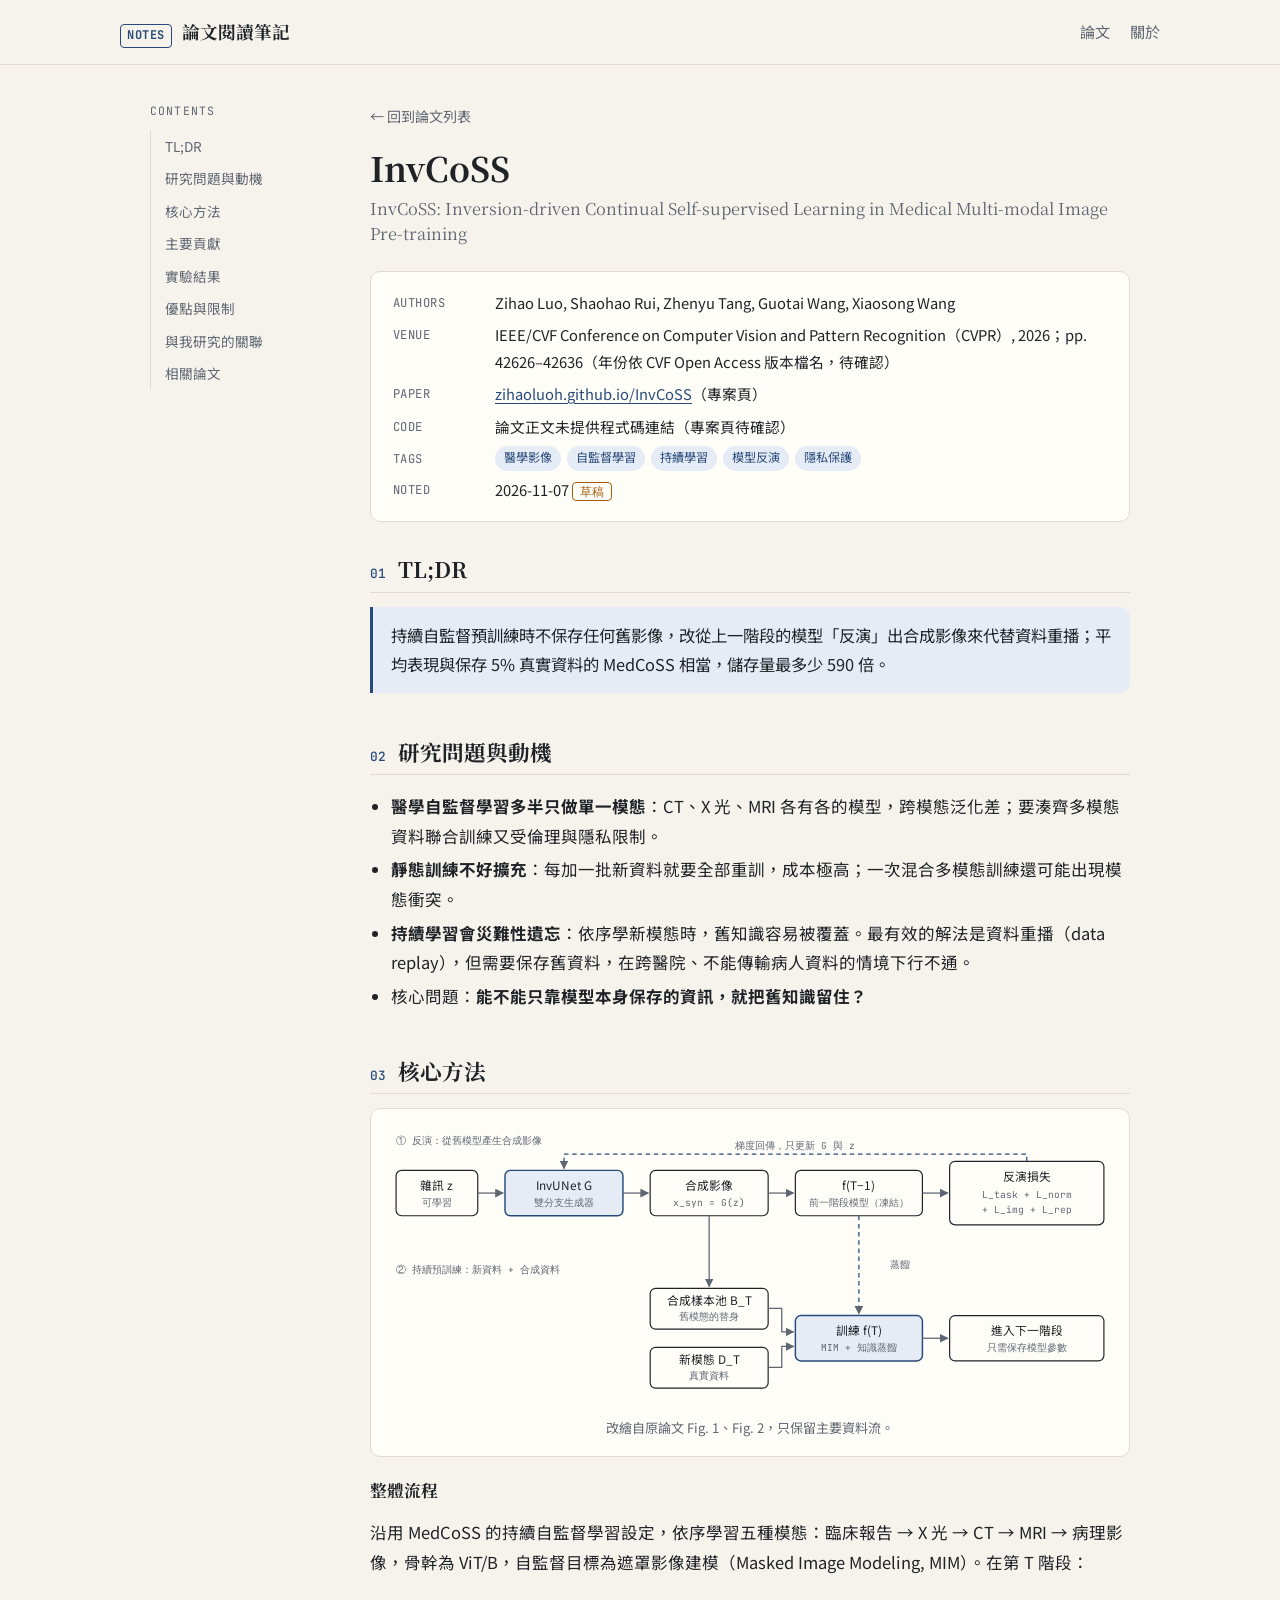
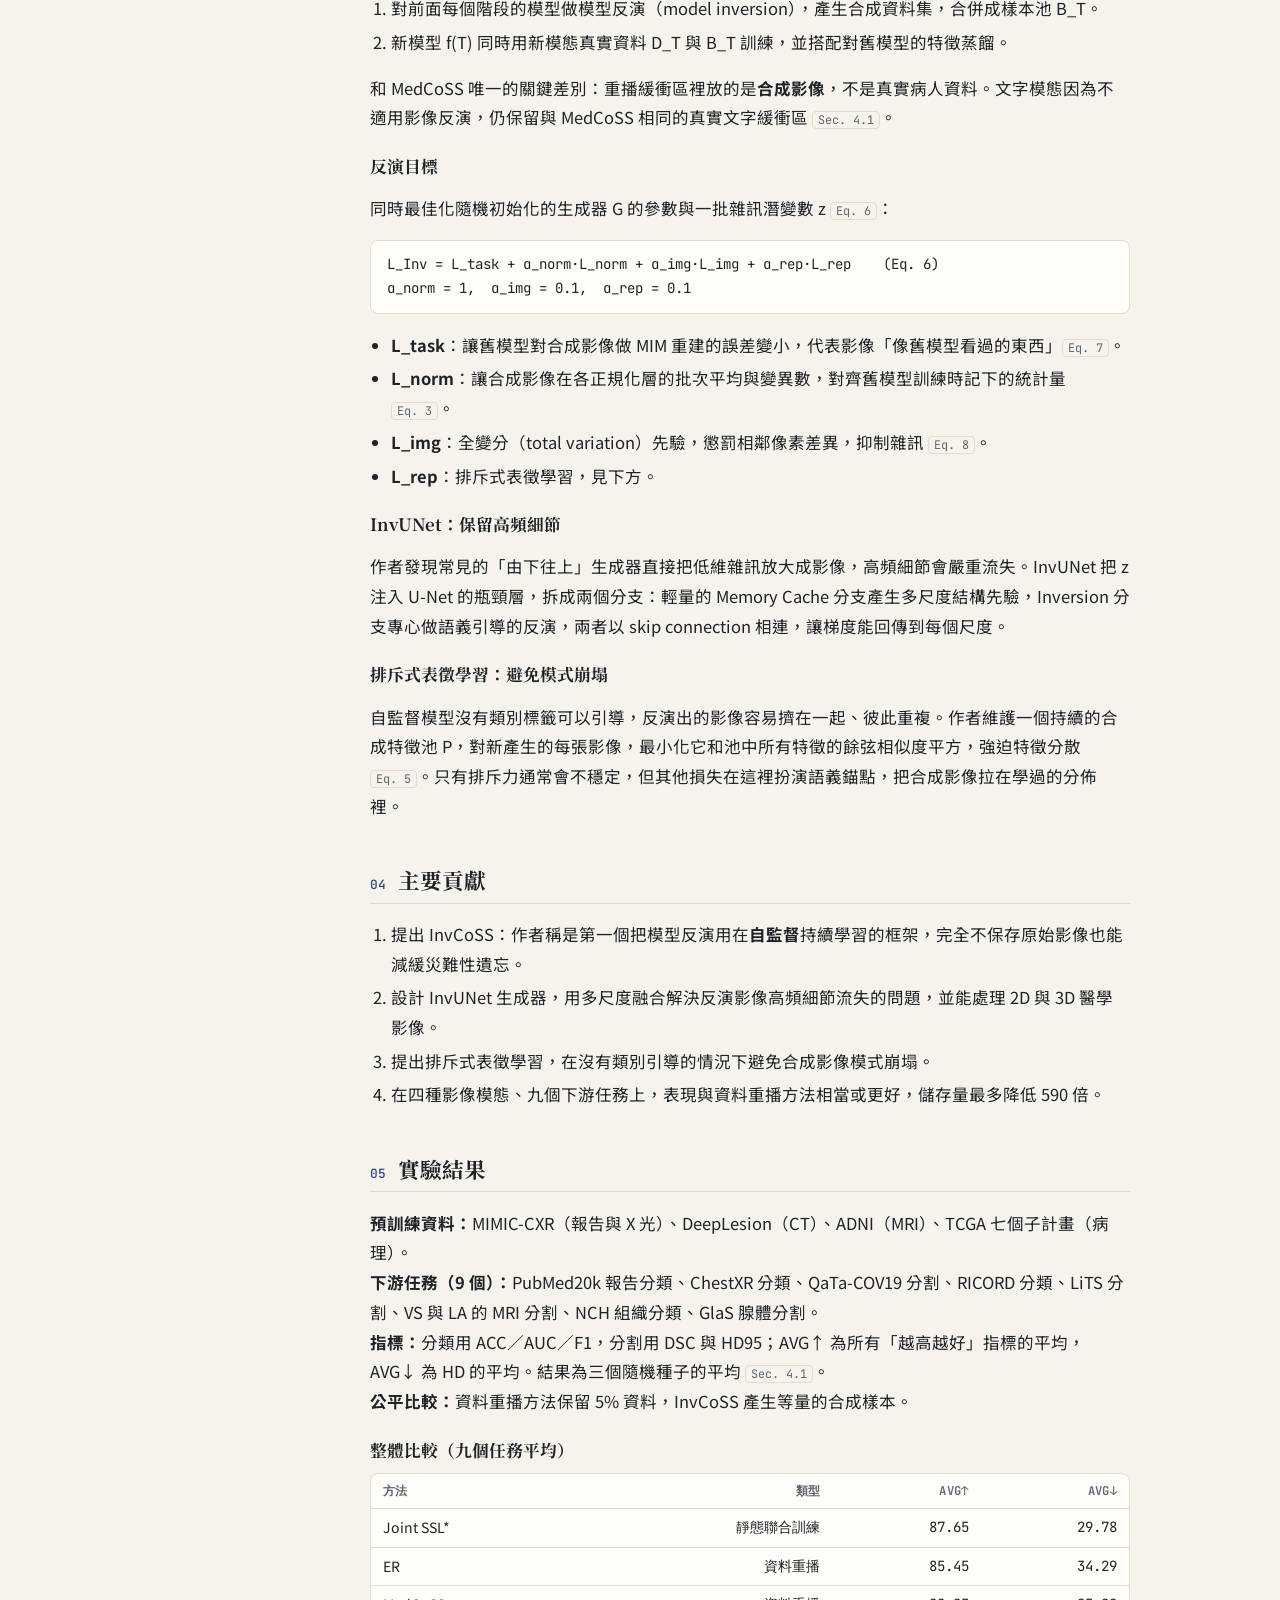
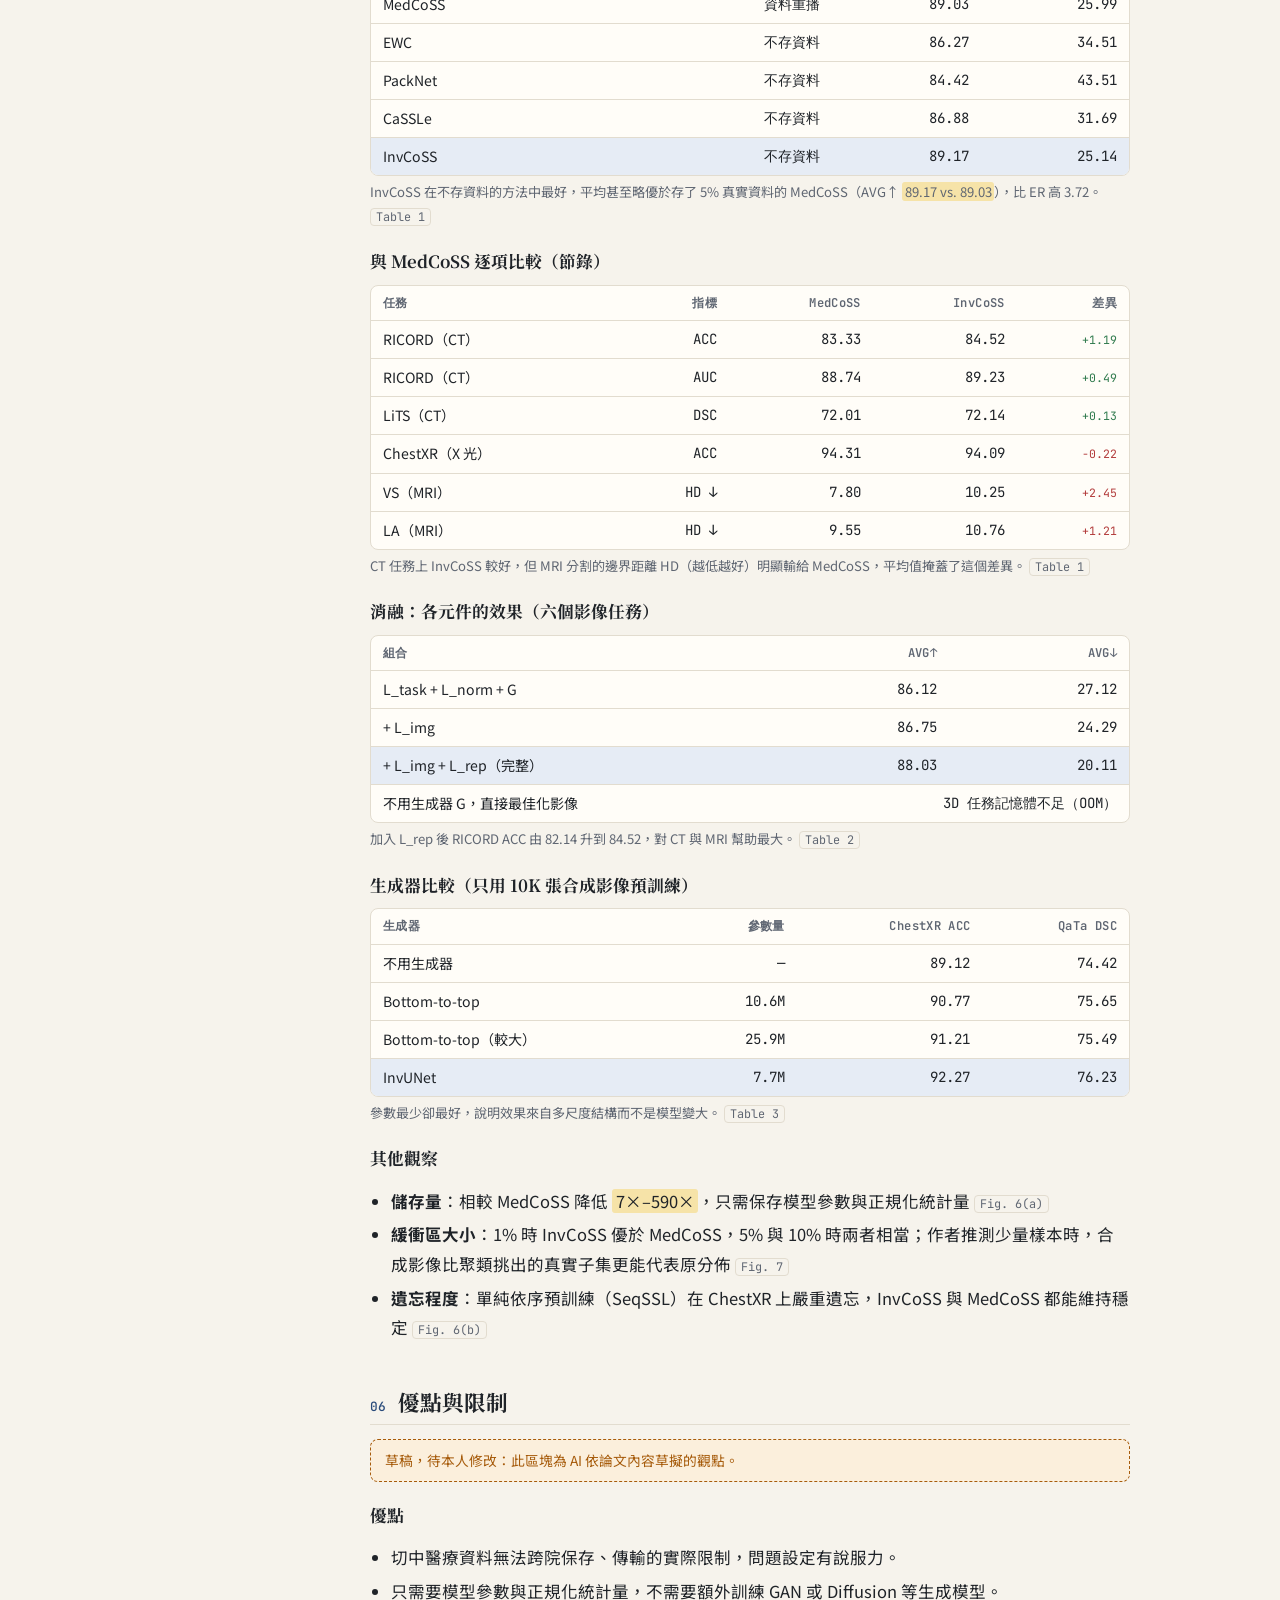
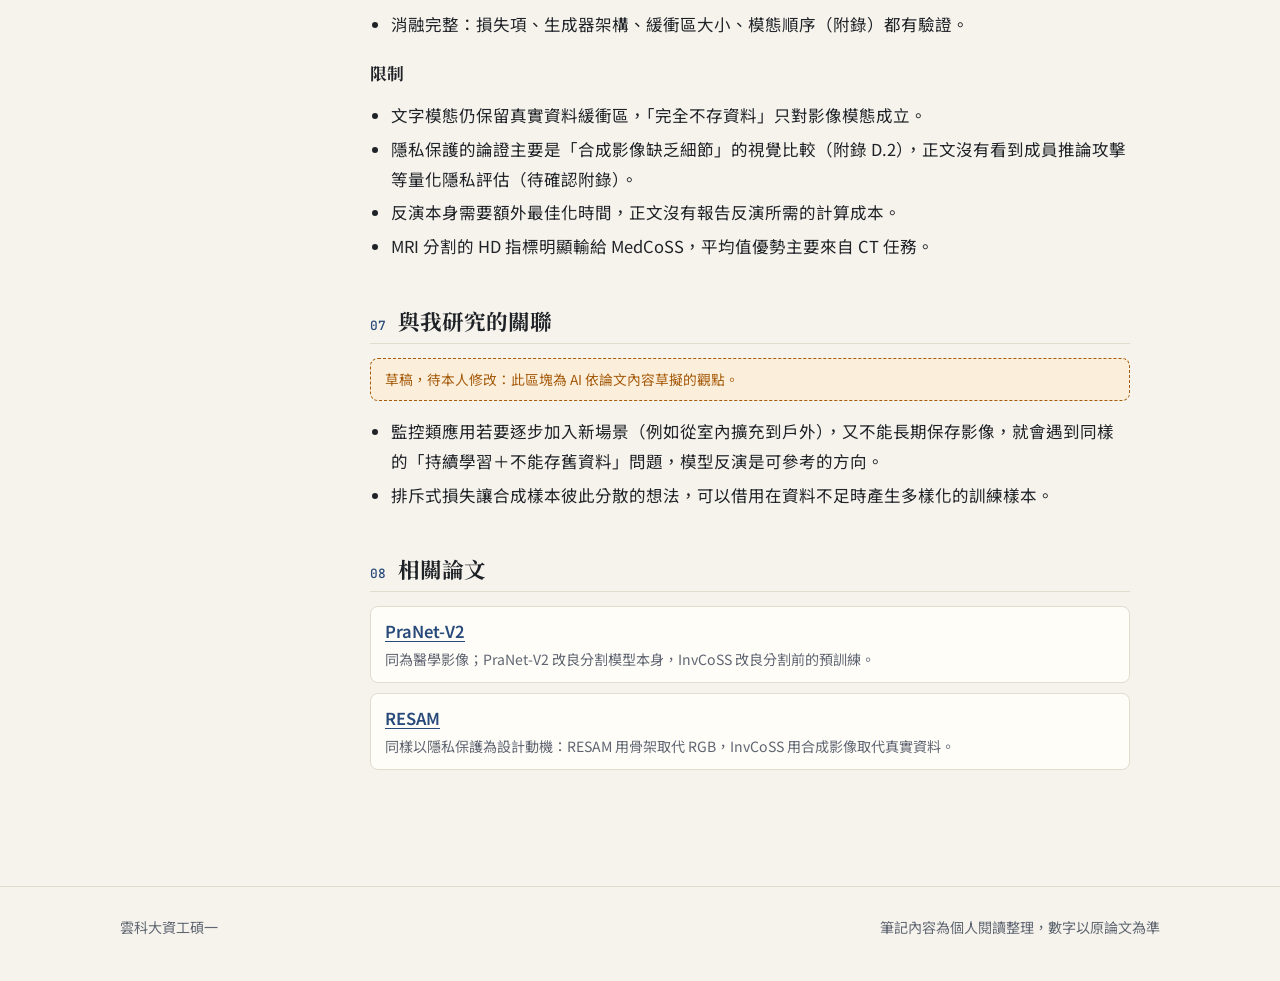
<file: papers/2026-cvpr-invcoss.html>
<!doctype html>
<html lang="zh-Hant">
<head>
  <meta charset="utf-8">
  <meta name="viewport" content="width=device-width, initial-scale=1">
  <title>InvCoSS｜論文閱讀筆記</title>
  <meta name="description" content="持續自監督預訓練時不保存舊影像，改從上一階段模型反演出合成影像來代替資料重播，表現與 MedCoSS 相當、儲存量最多少 590 倍。">
  <link rel="preconnect" href="https://fonts.googleapis.com">
  <link rel="preconnect" href="https://fonts.gstatic.com" crossorigin>
  <link href="https://fonts.googleapis.com/css2?family=JetBrains+Mono:wght@400;500;600&family=Noto+Sans+TC:wght@400;500;700&family=Noto+Serif+TC:wght@600;700&display=swap" rel="stylesheet">
  <link rel="stylesheet" href="../assets/css/style.css">
</head>
<body>
  <header class="site-header">
    <div class="wrap">
      <a class="brand" href="../index.html"><span class="brand-mark">NOTES</span>論文閱讀筆記</a>
      <nav class="site-nav">
        <a href="../index.html">論文</a>
        <a href="../about.html">關於</a>
      </nav>
    </div>
  </header>

  <div class="paper-layout">
    <aside class="toc">
      <nav aria-label="本頁目錄">
        <p class="toc-title">CONTENTS</p>
        <ol>
          <li><a href="#tldr">TL;DR</a></li>
          <li><a href="#problem">研究問題與動機</a></li>
          <li><a href="#method">核心方法</a></li>
          <li><a href="#contributions">主要貢獻</a></li>
          <li><a href="#results">實驗結果</a></li>
          <li><a href="#assessment">優點與限制</a></li>
          <li><a href="#relevance">與我研究的關聯</a></li>
          <li><a href="#related">相關論文</a></li>
        </ol>
      </nav>
    </aside>

    <main>
      <a class="back-link" href="../index.html">← 回到論文列表</a>
      <h1 class="paper-title">InvCoSS</h1>
      <p class="paper-subtitle">InvCoSS: Inversion-driven Continual Self-supervised Learning in Medical Multi-modal Image Pre-training</p>

      <!-- 0. 資訊卡 -->
      <section class="info-card" id="info" aria-label="論文資訊">
        <dl>
          <dt>AUTHORS</dt><dd>Zihao Luo, Shaohao Rui, Zhenyu Tang, Guotai Wang, Xiaosong Wang</dd>
          <dt>VENUE</dt><dd>IEEE/CVF Conference on Computer Vision and Pattern Recognition（CVPR）, 2026；pp. 42626–42636（年份依 CVF Open Access 版本檔名，待確認）</dd>
          <dt>PAPER</dt><dd><a href="https://zihaoluoh.github.io/InvCoSS">zihaoluoh.github.io/InvCoSS</a>（專案頁）</dd>
          <dt>CODE</dt><dd>論文正文未提供程式碼連結（專案頁待確認）</dd>
          <dt>TAGS</dt><dd class="tags"><span class="tag">醫學影像</span><span class="tag">自監督學習</span><span class="tag">持續學習</span><span class="tag">模型反演</span><span class="tag">隱私保護</span></dd>
          <dt>NOTED</dt><dd>2026-11-07 <span class="status status--draft">草稿</span></dd>
        </dl>
      </section>

      <!-- 1. TL;DR -->
      <section class="note-section" id="tldr">
        <h2 data-num="01">TL;DR</h2>
        <p class="tldr">持續自監督預訓練時不保存任何舊影像，改從上一階段的模型「反演」出合成影像來代替資料重播；平均表現與保存 5% 真實資料的 MedCoSS 相當，儲存量最多少 590 倍。</p>
      </section>

      <!-- 2. 研究問題與動機 -->
      <section class="note-section" id="problem">
        <h2 data-num="02">研究問題與動機</h2>
        <ul>
          <li><strong>醫學自監督學習多半只做單一模態</strong>：CT、X 光、MRI 各有各的模型，跨模態泛化差；要湊齊多模態資料聯合訓練又受倫理與隱私限制。</li>
          <li><strong>靜態訓練不好擴充</strong>：每加一批新資料就要全部重訓，成本極高；一次混合多模態訓練還可能出現模態衝突。</li>
          <li><strong>持續學習會災難性遺忘</strong>：依序學新模態時，舊知識容易被覆蓋。最有效的解法是資料重播（data replay），但需要保存舊資料，在跨醫院、不能傳輸病人資料的情境下行不通。</li>
          <li>核心問題：<strong>能不能只靠模型本身保存的資訊，就把舊知識留住？</strong></li>
        </ul>
      </section>

      <!-- 3. 核心方法 -->
      <section class="note-section" id="method">
        <h2 data-num="03">核心方法</h2>
        <figure class="diagram">
          <svg viewBox="0 0 800 310" role="img" aria-label="InvCoSS 流程：用凍結的前一階段模型反演，InvUNet 從雜訊產生合成影像並放入樣本池；新階段模型同時用新模態真實資料與合成樣本訓練，並向舊模型做知識蒸餾">
            <defs>
              <marker id="ah" viewBox="0 0 10 10" refX="9" refY="5" markerWidth="7" markerHeight="7" orient="auto-start-reverse">
                <path d="M0,0 L10,5 L0,10 z" class="dg-head"/>
              </marker>
            </defs>
            <text class="dg-small dg-left" x="10" y="18">① 反演：從舊模型產生合成影像</text>
            <rect class="dg-box" x="10" y="50" width="90" height="50" rx="6"/>
            <text class="dg-text" x="55" y="68">雜訊 z</text>
            <text class="dg-small" x="55" y="86">可學習</text>
            <rect class="dg-box dg-box--accent" x="130" y="50" width="130" height="50" rx="6"/>
            <text class="dg-text" x="195" y="68">InvUNet G</text>
            <text class="dg-small" x="195" y="86">雙分支生成器</text>
            <rect class="dg-box" x="290" y="50" width="130" height="50" rx="6"/>
            <text class="dg-text" x="355" y="68">合成影像</text>
            <text class="dg-small" x="355" y="86">x_syn = G(z)</text>
            <rect class="dg-box" x="450" y="50" width="140" height="50" rx="6"/>
            <text class="dg-text" x="520" y="68">f(T−1)</text>
            <text class="dg-small" x="520" y="86">前一階段模型（凍結）</text>
            <rect class="dg-box" x="620" y="40" width="170" height="70" rx="6"/>
            <text class="dg-text" x="705" y="58">反演損失</text>
            <text class="dg-small" x="705" y="78">L_task + L_norm</text>
            <text class="dg-small" x="705" y="94">+ L_img + L_rep</text>
            <path class="dg-arrow" d="M100,75 L128,75" marker-end="url(#ah)"/>
            <path class="dg-arrow" d="M260,75 L288,75" marker-end="url(#ah)"/>
            <path class="dg-arrow" d="M420,75 L448,75" marker-end="url(#ah)"/>
            <path class="dg-arrow" d="M590,75 L618,75" marker-end="url(#ah)"/>
            <path class="dg-dash" d="M705,40 L705,32 L195,32 L195,48" marker-end="url(#ah)"/>
            <text class="dg-small" x="450" y="24">梯度回傳，只更新 G 與 z</text>

            <text class="dg-small dg-left" x="10" y="160">② 持續預訓練：新資料 + 合成資料</text>
            <path class="dg-arrow" d="M355,100 L355,178" marker-end="url(#ah)"/>
            <rect class="dg-box" x="290" y="180" width="130" height="45" rx="6"/>
            <text class="dg-text" x="355" y="195">合成樣本池 B_T</text>
            <text class="dg-small" x="355" y="212">舊模態的替身</text>
            <rect class="dg-box" x="290" y="245" width="130" height="45" rx="6"/>
            <text class="dg-text" x="355" y="260">新模態 D_T</text>
            <text class="dg-small" x="355" y="277">真實資料</text>
            <rect class="dg-box dg-box--accent" x="450" y="210" width="140" height="50" rx="6"/>
            <text class="dg-text" x="520" y="228">訓練 f(T)</text>
            <text class="dg-small" x="520" y="246">MIM + 知識蒸餾</text>
            <rect class="dg-box" x="620" y="210" width="170" height="50" rx="6"/>
            <text class="dg-text" x="705" y="228">進入下一階段</text>
            <text class="dg-small" x="705" y="246">只需保存模型參數</text>
            <path class="dg-arrow" d="M420,202 L435,202 L435,228 L448,228" marker-end="url(#ah)"/>
            <path class="dg-arrow" d="M420,267 L435,267 L435,244 L448,244" marker-end="url(#ah)"/>
            <path class="dg-dash" d="M520,100 L520,208" marker-end="url(#ah)"/>
            <text class="dg-small" x="565" y="155">蒸餾</text>
            <path class="dg-arrow" d="M590,235 L618,235" marker-end="url(#ah)"/>
          </svg>
          <figcaption>改繪自原論文 Fig. 1、Fig. 2，只保留主要資料流。</figcaption>
        </figure>

        <h3>整體流程</h3>
        <p>沿用 MedCoSS 的持續自監督學習設定，依序學習五種模態：臨床報告 → X 光 → CT → MRI → 病理影像，骨幹為 ViT/B，自監督目標為遮罩影像建模（Masked Image Modeling, MIM）。在第 T 階段：</p>
        <ol>
          <li>對前面每個階段的模型做模型反演（model inversion），產生合成資料集，合併成樣本池 B_T。</li>
          <li>新模型 f(T) 同時用新模態真實資料 D_T 與 B_T 訓練，並搭配對舊模型的特徵蒸餾。</li>
        </ol>
        <p>和 MedCoSS 唯一的關鍵差別：重播緩衝區裡放的是<strong>合成影像</strong>，不是真實病人資料。文字模態因為不適用影像反演，仍保留與 MedCoSS 相同的真實文字緩衝區 <span class="src">Sec. 4.1</span>。</p>

        <h3>反演目標</h3>
        <p>同時最佳化隨機初始化的生成器 G 的參數與一批雜訊潛變數 z <span class="src">Eq. 6</span>：</p>
        <div class="formula">L_Inv = L_task + α_norm·L_norm + α_img·L_img + α_rep·L_rep    (Eq. 6)
α_norm = 1,  α_img = 0.1,  α_rep = 0.1</div>
        <ul>
          <li><strong>L_task</strong>：讓舊模型對合成影像做 MIM 重建的誤差變小，代表影像「像舊模型看過的東西」<span class="src">Eq. 7</span>。</li>
          <li><strong>L_norm</strong>：讓合成影像在各正規化層的批次平均與變異數，對齊舊模型訓練時記下的統計量 <span class="src">Eq. 3</span>。</li>
          <li><strong>L_img</strong>：全變分（total variation）先驗，懲罰相鄰像素差異，抑制雜訊 <span class="src">Eq. 8</span>。</li>
          <li><strong>L_rep</strong>：排斥式表徵學習，見下方。</li>
        </ul>

        <h3>InvUNet：保留高頻細節</h3>
        <p>作者發現常見的「由下往上」生成器直接把低維雜訊放大成影像，高頻細節會嚴重流失。InvUNet 把 z 注入 U-Net 的瓶頸層，拆成兩個分支：輕量的 Memory Cache 分支產生多尺度結構先驗，Inversion 分支專心做語義引導的反演，兩者以 skip connection 相連，讓梯度能回傳到每個尺度。</p>

        <h3>排斥式表徵學習：避免模式崩塌</h3>
        <p>自監督模型沒有類別標籤可以引導，反演出的影像容易擠在一起、彼此重複。作者維護一個持續的合成特徵池 P，對新產生的每張影像，最小化它和池中所有特徵的餘弦相似度平方，強迫特徵分散 <span class="src">Eq. 5</span>。只有排斥力通常會不穩定，但其他損失在這裡扮演語義錨點，把合成影像拉在學過的分佈裡。</p>
      </section>

      <!-- 4. 主要貢獻 -->
      <section class="note-section" id="contributions">
        <h2 data-num="04">主要貢獻</h2>
        <ol>
          <li>提出 InvCoSS：作者稱是第一個把模型反演用在<strong>自監督</strong>持續學習的框架，完全不保存原始影像也能減緩災難性遺忘。</li>
          <li>設計 InvUNet 生成器，用多尺度融合解決反演影像高頻細節流失的問題，並能處理 2D 與 3D 醫學影像。</li>
          <li>提出排斥式表徵學習，在沒有類別引導的情況下避免合成影像模式崩塌。</li>
          <li>在四種影像模態、九個下游任務上，表現與資料重播方法相當或更好，儲存量最多降低 590 倍。</li>
        </ol>
      </section>

      <!-- 5. 實驗結果 -->
      <section class="note-section" id="results">
        <h2 data-num="05">實驗結果</h2>
        <p><strong>預訓練資料：</strong>MIMIC-CXR（報告與 X 光）、DeepLesion（CT）、ADNI（MRI）、TCGA 七個子計畫（病理）。<br>
        <strong>下游任務（9 個）：</strong>PubMed20k 報告分類、ChestXR 分類、QaTa-COV19 分割、RICORD 分類、LiTS 分割、VS 與 LA 的 MRI 分割、NCH 組織分類、GlaS 腺體分割。<br>
        <strong>指標：</strong>分類用 ACC／AUC／F1，分割用 DSC 與 HD95；AVG↑ 為所有「越高越好」指標的平均，AVG↓ 為 HD 的平均。結果為三個隨機種子的平均 <span class="src">Sec. 4.1</span>。<br>
        <strong>公平比較：</strong>資料重播方法保留 5% 資料，InvCoSS 產生等量的合成樣本。</p>

        <h3>整體比較（九個任務平均）</h3>
        <div class="table-wrap">
          <table class="data-table">
            <thead><tr><th>方法</th><th>類型</th><th>AVG↑</th><th>AVG↓</th></tr></thead>
            <tbody>
              <tr><td>Joint SSL*</td><td>靜態聯合訓練</td><td>87.65</td><td>29.78</td></tr>
              <tr><td>ER</td><td>資料重播</td><td>85.45</td><td>34.29</td></tr>
              <tr><td>MedCoSS</td><td>資料重播</td><td>89.03</td><td>25.99</td></tr>
              <tr><td>EWC</td><td>不存資料</td><td>86.27</td><td>34.51</td></tr>
              <tr><td>PackNet</td><td>不存資料</td><td>84.42</td><td>43.51</td></tr>
              <tr><td>CaSSLe</td><td>不存資料</td><td>86.88</td><td>31.69</td></tr>
              <tr class="hl"><td>InvCoSS</td><td>不存資料</td><td>89.17</td><td>25.14</td></tr>
            </tbody>
          </table>
        </div>
        <p class="table-caption">InvCoSS 在不存資料的方法中最好，平均甚至略優於存了 5% 真實資料的 MedCoSS（AVG↑ <mark>89.17 vs. 89.03</mark>），比 ER 高 3.72。 <span class="src">Table 1</span></p>

        <h3>與 MedCoSS 逐項比較（節錄）</h3>
        <div class="table-wrap">
          <table class="data-table">
            <thead><tr><th>任務</th><th>指標</th><th>MedCoSS</th><th>InvCoSS</th><th>差異</th></tr></thead>
            <tbody>
              <tr><td>RICORD（CT）</td><td>ACC</td><td>83.33</td><td>84.52</td><td><span class="delta delta--up">+1.19</span></td></tr>
              <tr><td>RICORD（CT）</td><td>AUC</td><td>88.74</td><td>89.23</td><td><span class="delta delta--up">+0.49</span></td></tr>
              <tr><td>LiTS（CT）</td><td>DSC</td><td>72.01</td><td>72.14</td><td><span class="delta delta--up">+0.13</span></td></tr>
              <tr><td>ChestXR（X 光）</td><td>ACC</td><td>94.31</td><td>94.09</td><td><span class="delta delta--down">−0.22</span></td></tr>
              <tr><td>VS（MRI）</td><td>HD ↓</td><td>7.80</td><td>10.25</td><td><span class="delta delta--down">+2.45</span></td></tr>
              <tr><td>LA（MRI）</td><td>HD ↓</td><td>9.55</td><td>10.76</td><td><span class="delta delta--down">+1.21</span></td></tr>
            </tbody>
          </table>
        </div>
        <p class="table-caption">CT 任務上 InvCoSS 較好，但 MRI 分割的邊界距離 HD（越低越好）明顯輸給 MedCoSS，平均值掩蓋了這個差異。 <span class="src">Table 1</span></p>

        <h3>消融：各元件的效果（六個影像任務）</h3>
        <div class="table-wrap">
          <table class="data-table">
            <thead><tr><th>組合</th><th>AVG↑</th><th>AVG↓</th></tr></thead>
            <tbody>
              <tr><td>L_task + L_norm + G</td><td>86.12</td><td>27.12</td></tr>
              <tr><td>+ L_img</td><td>86.75</td><td>24.29</td></tr>
              <tr class="hl"><td>+ L_img + L_rep（完整）</td><td>88.03</td><td>20.11</td></tr>
              <tr><td>不用生成器 G，直接最佳化影像</td><td colspan="2">3D 任務記憶體不足（OOM）</td></tr>
            </tbody>
          </table>
        </div>
        <p class="table-caption">加入 L_rep 後 RICORD ACC 由 82.14 升到 84.52，對 CT 與 MRI 幫助最大。 <span class="src">Table 2</span></p>

        <h3>生成器比較（只用 10K 張合成影像預訓練）</h3>
        <div class="table-wrap">
          <table class="data-table">
            <thead><tr><th>生成器</th><th>參數量</th><th>ChestXR ACC</th><th>QaTa DSC</th></tr></thead>
            <tbody>
              <tr><td>不用生成器</td><td>—</td><td>89.12</td><td>74.42</td></tr>
              <tr><td>Bottom-to-top</td><td>10.6M</td><td>90.77</td><td>75.65</td></tr>
              <tr><td>Bottom-to-top（較大）</td><td>25.9M</td><td>91.21</td><td>75.49</td></tr>
              <tr class="hl"><td>InvUNet</td><td>7.7M</td><td>92.27</td><td>76.23</td></tr>
            </tbody>
          </table>
        </div>
        <p class="table-caption">參數最少卻最好，說明效果來自多尺度結構而不是模型變大。 <span class="src">Table 3</span></p>

        <h3>其他觀察</h3>
        <ul>
          <li><strong>儲存量</strong>：相較 MedCoSS 降低 <mark>7×–590×</mark>，只需保存模型參數與正規化統計量 <span class="src">Fig. 6(a)</span></li>
          <li><strong>緩衝區大小</strong>：1% 時 InvCoSS 優於 MedCoSS，5% 與 10% 時兩者相當；作者推測少量樣本時，合成影像比聚類挑出的真實子集更能代表原分佈 <span class="src">Fig. 7</span></li>
          <li><strong>遺忘程度</strong>：單純依序預訓練（SeqSSL）在 ChestXR 上嚴重遺忘，InvCoSS 與 MedCoSS 都能維持穩定 <span class="src">Fig. 6(b)</span></li>
        </ul>
      </section>

      <!-- 6. 優點與限制 -->
      <section class="note-section" id="assessment">
        <h2 data-num="06">優點與限制</h2>
        <p class="draft-note">草稿，待本人修改：此區塊為 AI 依論文內容草擬的觀點。</p>
        <h3>優點</h3>
        <ul>
          <li>切中醫療資料無法跨院保存、傳輸的實際限制，問題設定有說服力。</li>
          <li>只需要模型參數與正規化統計量，不需要額外訓練 GAN 或 Diffusion 等生成模型。</li>
          <li>消融完整：損失項、生成器架構、緩衝區大小、模態順序（附錄）都有驗證。</li>
        </ul>
        <h3>限制</h3>
        <ul>
          <li>文字模態仍保留真實資料緩衝區，「完全不存資料」只對影像模態成立。</li>
          <li>隱私保護的論證主要是「合成影像缺乏細節」的視覺比較（附錄 D.2），正文沒有看到成員推論攻擊等量化隱私評估（待確認附錄）。</li>
          <li>反演本身需要額外最佳化時間，正文沒有報告反演所需的計算成本。</li>
          <li>MRI 分割的 HD 指標明顯輸給 MedCoSS，平均值優勢主要來自 CT 任務。</li>
        </ul>
      </section>

      <!-- 7. 與我研究的關聯 -->
      <section class="note-section" id="relevance">
        <h2 data-num="07">與我研究的關聯</h2>
        <p class="draft-note">草稿，待本人修改：此區塊為 AI 依論文內容草擬的觀點。</p>
        <ul>
          <li>監控類應用若要逐步加入新場景（例如從室內擴充到戶外），又不能長期保存影像，就會遇到同樣的「持續學習＋不能存舊資料」問題，模型反演是可參考的方向。</li>
          <li>排斥式損失讓合成樣本彼此分散的想法，可以借用在資料不足時產生多樣化的訓練樣本。</li>
        </ul>
      </section>

      <!-- 8. 相關論文 -->
      <section class="note-section" id="related">
        <h2 data-num="08">相關論文</h2>
        <ul class="related-list">
          <li><a href="2026-cvm-pranet-v2.html">PraNet-V2</a><span>同為醫學影像；PraNet-V2 改良分割模型本身，InvCoSS 改良分割前的預訓練。</span></li>
          <li><a href="2024-tnsre-resam.html">RESAM</a><span>同樣以隱私保護為設計動機：RESAM 用骨架取代 RGB，InvCoSS 用合成影像取代真實資料。</span></li>
        </ul>
      </section>
    </main>
  </div>

  <footer class="site-footer">
    <div class="wrap">
      <span>雲科大資工碩一</span>
      <span>筆記內容為個人閱讀整理，數字以原論文為準</span>
    </div>
  </footer>
</body>
</html>
</file>
<file: assets/css/style.css>
/* =========================================================
   論文閱讀筆記站 — 唯一的樣式檔
   規則見 CLAUDE.md 第 5 節：頁面只能引用變數，不得寫死色碼
   ========================================================= */

/* ---------- 1. 設計 token ---------- */
:root {
  --bg: #f6f3ec;
  --surface: #fffdf8;
  --ink: #1f2328;
  --muted: #5f6672;
  --line: #e2dccf;
  --accent: #284a7a;
  --accent-soft: #e6ecf5;
  --mark: #f6e3a8;
  --good: #2f7a4d;
  --bad: #b23b3b;
  --draft: #a65b0b;
  --draft-soft: #fbefdc;

  --font-serif: "Noto Serif TC", "Source Han Serif TC", Georgia, serif;
  --font-sans: "Noto Sans TC", "PingFang TC", "Microsoft JhengHei", system-ui, sans-serif;
  --font-mono: "JetBrains Mono", "SFMono-Regular", Consolas, monospace;

  --radius: 10px;
  --wrap: 1080px;
  --article: 760px;
}

@media (prefers-color-scheme: dark) {
  :root {
    --bg: #14161b;
    --surface: #1c1f26;
    --ink: #e8e4da;
    --muted: #a3a8b2;
    --line: #2f333c;
    --accent: #93b2e4;
    --accent-soft: #232c3c;
    --mark: #5b4a1c;
    --good: #6ec58f;
    --bad: #ec8b8b;
    --draft: #e7a75a;
    --draft-soft: #33281a;
  }
}

/* ---------- 2. 基礎 ---------- */
*, *::before, *::after { box-sizing: border-box; }

html { -webkit-text-size-adjust: 100%; }

body {
  margin: 0;
  background: var(--bg);
  color: var(--ink);
  font-family: var(--font-sans);
  font-size: 16.5px;
  line-height: 1.8;
}

a { color: var(--accent); text-underline-offset: 3px; }
a:hover { text-decoration-thickness: 2px; }

h1, h2, h3 {
  font-family: var(--font-serif);
  line-height: 1.35;
  font-weight: 700;
}

mark {
  background: var(--mark);
  color: inherit;
  padding: 0 .2em;
  border-radius: 3px;
}

code, kbd {
  font-family: var(--font-mono);
  font-size: .88em;
  background: var(--accent-soft);
  padding: .1em .35em;
  border-radius: 4px;
}

.wrap {
  max-width: var(--wrap);
  margin: 0 auto;
  padding: 0 20px;
}

/* ---------- 3. 頁首 / 頁尾 ---------- */
.site-header {
  border-bottom: 1px solid var(--line);
  background: var(--bg);
}
.site-header .wrap {
  display: flex;
  align-items: center;
  justify-content: space-between;
  gap: 16px;
  min-height: 64px;
}
.brand {
  font-family: var(--font-serif);
  font-weight: 700;
  font-size: 1.1rem;
  color: var(--ink);
  text-decoration: none;
  display: flex;
  align-items: baseline;
  gap: 10px;
}
.brand-mark {
  font-family: var(--font-mono);
  font-size: .75rem;
  color: var(--accent);
  border: 1px solid var(--accent);
  border-radius: 4px;
  padding: 0 6px;
  letter-spacing: .05em;
}
.site-nav { display: flex; gap: 20px; }
.site-nav a {
  color: var(--muted);
  text-decoration: none;
  font-size: .95rem;
}
.site-nav a:hover, .site-nav a[aria-current="page"] { color: var(--ink); }

.site-footer {
  border-top: 1px solid var(--line);
  margin-top: 72px;
  padding: 28px 0 40px;
  color: var(--muted);
  font-size: .88rem;
}
.site-footer .wrap { display: flex; flex-wrap: wrap; justify-content: space-between; gap: 8px; }

/* ---------- 4. 首頁 ---------- */
.hero { padding: 56px 0 28px; }
.hero h1 {
  font-size: clamp(1.9rem, 4vw, 2.6rem);
  margin: 0 0 12px;
  letter-spacing: .01em;
}
.hero p { color: var(--muted); margin: 0; max-width: 620px; }
.hero-stats {
  margin-top: 22px;
  display: flex;
  gap: 28px;
  font-family: var(--font-mono);
  font-size: .85rem;
  color: var(--muted);
}
.hero-stats strong {
  display: block;
  font-size: 1.5rem;
  color: var(--ink);
  font-weight: 600;
}

.toolbar {
  display: flex;
  flex-wrap: wrap;
  gap: 12px;
  align-items: center;
  padding: 18px 0;
  border-top: 1px solid var(--line);
  border-bottom: 1px solid var(--line);
  margin-bottom: 28px;
}
.search {
  flex: 1 1 240px;
  min-width: 0;
  font: inherit;
  font-size: .95rem;
  padding: 9px 14px;
  border: 1px solid var(--line);
  border-radius: 8px;
  background: var(--surface);
  color: var(--ink);
}
.search:focus, .sort:focus { outline: 2px solid var(--accent); outline-offset: 1px; }
.sort {
  font: inherit;
  font-size: .9rem;
  padding: 9px 10px;
  border: 1px solid var(--line);
  border-radius: 8px;
  background: var(--surface);
  color: var(--ink);
}
.tag-filter {
  display: flex;
  flex-wrap: wrap;
  gap: 8px;
  width: 100%;
}
.chip {
  font: inherit;
  font-size: .85rem;
  padding: 4px 12px;
  border-radius: 999px;
  border: 1px solid var(--line);
  background: transparent;
  color: var(--muted);
  cursor: pointer;
}
.chip:hover { border-color: var(--accent); color: var(--ink); }
.chip[aria-pressed="true"] {
  background: var(--accent);
  border-color: var(--accent);
  color: var(--bg);
}
.chip .count { font-family: var(--font-mono); font-size: .75rem; opacity: .75; margin-left: 4px; }

.paper-grid {
  display: grid;
  grid-template-columns: repeat(auto-fill, minmax(300px, 1fr));
  gap: 20px;
}
.paper-card {
  display: flex;
  flex-direction: column;
  gap: 10px;
  background: var(--surface);
  border: 1px solid var(--line);
  border-radius: var(--radius);
  padding: 22px 22px 18px;
  text-decoration: none;
  color: var(--ink);
  transition: border-color .15s;
}
.paper-card:hover { border-color: var(--accent); }
.paper-card:focus-visible { outline: 2px solid var(--accent); outline-offset: 2px; }
.card-meta {
  display: flex;
  justify-content: space-between;
  align-items: center;
  font-family: var(--font-mono);
  font-size: .78rem;
  color: var(--muted);
  letter-spacing: .03em;
}
.card-title {
  font-family: var(--font-serif);
  font-size: 1.45rem;
  font-weight: 700;
  margin: 0;
  line-height: 1.25;
}
.card-full {
  font-size: .82rem;
  color: var(--muted);
  line-height: 1.5;
  margin: 0;
}
.card-tldr { font-size: .93rem; margin: 0; line-height: 1.7; }
.card-tags { display: flex; flex-wrap: wrap; gap: 6px; margin-top: auto; padding-top: 6px; }

.empty, .load-error {
  padding: 40px;
  text-align: center;
  color: var(--muted);
  border: 1px dashed var(--line);
  border-radius: var(--radius);
}

/* ---------- 5. 共用小元件 ---------- */
.tag {
  display: inline-block;
  font-size: .76rem;
  padding: 1px 9px;
  border-radius: 999px;
  background: var(--accent-soft);
  color: var(--accent);
  white-space: nowrap;
}
.status {
  font-family: var(--font-mono);
  font-size: .72rem;
  padding: 1px 7px;
  border-radius: 4px;
  border: 1px solid currentColor;
}
.status--draft { color: var(--draft); }
.status--reviewed { color: var(--good); }

/* ---------- 6. 論文筆記頁 ---------- */
.paper-layout {
  max-width: var(--wrap);
  margin: 0 auto;
  padding: 36px 20px 0;
  display: grid;
  grid-template-columns: minmax(0, 1fr);
  gap: 40px;
}
@media (min-width: 1040px) {
  .paper-layout { grid-template-columns: 180px minmax(0, var(--article)); justify-content: center; }
}
.toc {
  display: none;
  font-size: .85rem;
}
@media (min-width: 1040px) {
  .toc { display: block; }
  .toc nav { position: sticky; top: 28px; }
}
.toc ol { list-style: none; margin: 0; padding: 0; border-left: 1px solid var(--line); }
.toc li a {
  display: block;
  padding: 4px 0 4px 14px;
  color: var(--muted);
  text-decoration: none;
}
.toc li a:hover { color: var(--ink); }
.toc .toc-title {
  font-family: var(--font-mono);
  font-size: .72rem;
  letter-spacing: .1em;
  color: var(--muted);
  margin: 0 0 8px;
}

.back-link {
  font-size: .88rem;
  color: var(--muted);
  text-decoration: none;
}
.back-link:hover { color: var(--ink); }

.paper-title {
  font-size: clamp(1.55rem, 3.4vw, 2.1rem);
  margin: 14px 0 6px;
}
.paper-subtitle {
  font-family: var(--font-serif);
  color: var(--muted);
  font-size: 1.02rem;
  margin: 0 0 24px;
  line-height: 1.55;
}

.info-card {
  background: var(--surface);
  border: 1px solid var(--line);
  border-radius: var(--radius);
  padding: 18px 22px;
  margin: 0 0 32px;
}
.info-card dl {
  display: grid;
  grid-template-columns: 88px minmax(0, 1fr);
  gap: 6px 14px;
  margin: 0;
  font-size: .92rem;
}
.info-card dt {
  font-family: var(--font-mono);
  font-size: .76rem;
  color: var(--muted);
  padding-top: 3px;
  letter-spacing: .04em;
}
.info-card dd { margin: 0; overflow-wrap: anywhere; }
.info-card .tags { display: flex; flex-wrap: wrap; gap: 6px; }

.note-section {
  margin: 0 0 44px;
  scroll-margin-top: 24px;
}
.note-section > h2 {
  font-size: 1.35rem;
  margin: 0 0 14px;
  padding-bottom: 8px;
  border-bottom: 1px solid var(--line);
  display: flex;
  align-items: baseline;
  gap: 12px;
}
.note-section > h2::before {
  content: attr(data-num);
  font-family: var(--font-mono);
  font-size: .8rem;
  font-weight: 500;
  color: var(--accent);
}
.note-section h3 {
  font-size: 1.05rem;
  margin: 22px 0 6px;
}
.note-section ul, .note-section ol { padding-left: 1.3em; }
.note-section li { margin: 4px 0; }

.tldr {
  border-left: 3px solid var(--accent);
  background: var(--accent-soft);
  padding: 14px 18px;
  border-radius: 0 var(--radius) var(--radius) 0;
  font-size: 1.02rem;
  margin: 0;
}

.formula {
  font-family: var(--font-mono);
  font-size: .88rem;
  background: var(--surface);
  border: 1px solid var(--line);
  border-radius: 8px;
  padding: 12px 16px;
  overflow-x: auto;
  white-space: pre;
  line-height: 1.7;
}

.draft-note {
  background: var(--draft-soft);
  color: var(--draft);
  border: 1px dashed var(--draft);
  border-radius: 8px;
  padding: 8px 14px;
  font-size: .86rem;
  margin: 0 0 14px;
}

.table-wrap {
  overflow-x: auto;
  margin: 12px 0 4px;
  border: 1px solid var(--line);
  border-radius: 8px;
  background: var(--surface);
}
.data-table {
  width: 100%;
  border-collapse: collapse;
  font-size: .88rem;
  line-height: 1.5;
}
.data-table th, .data-table td {
  padding: 8px 12px;
  text-align: right;
  border-bottom: 1px solid var(--line);
  white-space: nowrap;
}
.data-table th:first-child, .data-table td:first-child { text-align: left; }
.data-table thead th {
  font-family: var(--font-mono);
  font-size: .76rem;
  font-weight: 600;
  color: var(--muted);
  letter-spacing: .03em;
}
.data-table tbody tr:last-child td { border-bottom: 0; }
.data-table td { font-family: var(--font-mono); }
.data-table td:first-child { font-family: var(--font-sans); }
.data-table .hl td { background: var(--accent-soft); }

.delta { font-family: var(--font-mono); font-size: .82em; }
.delta--up { color: var(--good); }
.delta--down { color: var(--bad); }

.src {
  font-family: var(--font-mono);
  font-size: .74rem;
  color: var(--muted);
  border: 1px solid var(--line);
  border-radius: 4px;
  padding: 0 5px;
  white-space: nowrap;
}
.table-caption {
  font-size: .82rem;
  color: var(--muted);
  margin: 4px 0 18px;
}

.related-list { list-style: none; padding: 0 !important; margin: 0; }
.related-list li {
  border: 1px solid var(--line);
  border-radius: 8px;
  padding: 10px 14px;
  margin: 0 0 10px !important;
  background: var(--surface);
}
.related-list a { font-weight: 600; }
.related-list span { display: block; color: var(--muted); font-size: .88rem; }

/* ---------- 7. SVG 架構圖 ---------- */
figure.diagram {
  margin: 14px 0 20px;
  padding: 16px;
  background: var(--surface);
  border: 1px solid var(--line);
  border-radius: var(--radius);
}
figure.diagram svg { display: block; width: 100%; height: auto; }
figure.diagram figcaption {
  font-size: .82rem;
  color: var(--muted);
  margin-top: 10px;
  text-align: center;
}
.dg-box { fill: var(--surface); stroke: var(--ink); stroke-width: 1.3; }
.dg-box--accent { fill: var(--accent-soft); stroke: var(--accent); stroke-width: 1.6; }
.dg-box--soft { fill: var(--bg); stroke: var(--line); stroke-width: 1.2; stroke-dasharray: 5 4; }
.dg-text { fill: var(--ink); font-family: var(--font-sans); font-size: 13px; text-anchor: middle; dominant-baseline: middle; }
.dg-small { fill: var(--muted); font-family: var(--font-mono); font-size: 10.5px; text-anchor: middle; dominant-baseline: middle; }
.dg-left { text-anchor: start; }
.dg-arrow { stroke: var(--muted); stroke-width: 1.4; fill: none; }
.dg-dash { stroke: var(--accent); stroke-width: 1.4; fill: none; stroke-dasharray: 5 4; }
.dg-head { fill: var(--muted); }
.dg-head--accent { fill: var(--accent); }

/* ---------- 8. 關於頁 ---------- */
.prose {
  max-width: var(--article);
  margin: 0 auto;
  padding: 48px 20px 0;
}
.prose h1 { font-size: 2rem; margin: 0 0 16px; }
.prose h2 { font-size: 1.3rem; margin: 36px 0 10px; }
.prose ol, .prose ul { padding-left: 1.3em; }

/* ---------- 9. 元件（新增元件請加在此區並加註解） ---------- */

/* ---------- 10. 手機 ---------- */
@media (max-width: 560px) {
  body { font-size: 16px; }
  .wrap, .paper-layout, .prose { padding-left: 16px; padding-right: 16px; }
  .site-nav { gap: 14px; }
  .brand-mark { display: none; }
  .info-card { padding: 14px 16px; }
  .info-card dl { grid-template-columns: 1fr; gap: 0; }
  .info-card dt { padding-top: 8px; }
  .hero { padding-top: 36px; }
  .paper-grid { grid-template-columns: 1fr; }
  figure.diagram { overflow-x: auto; padding: 12px; }
  figure.diagram svg { min-width: 620px; }
}
</file>
